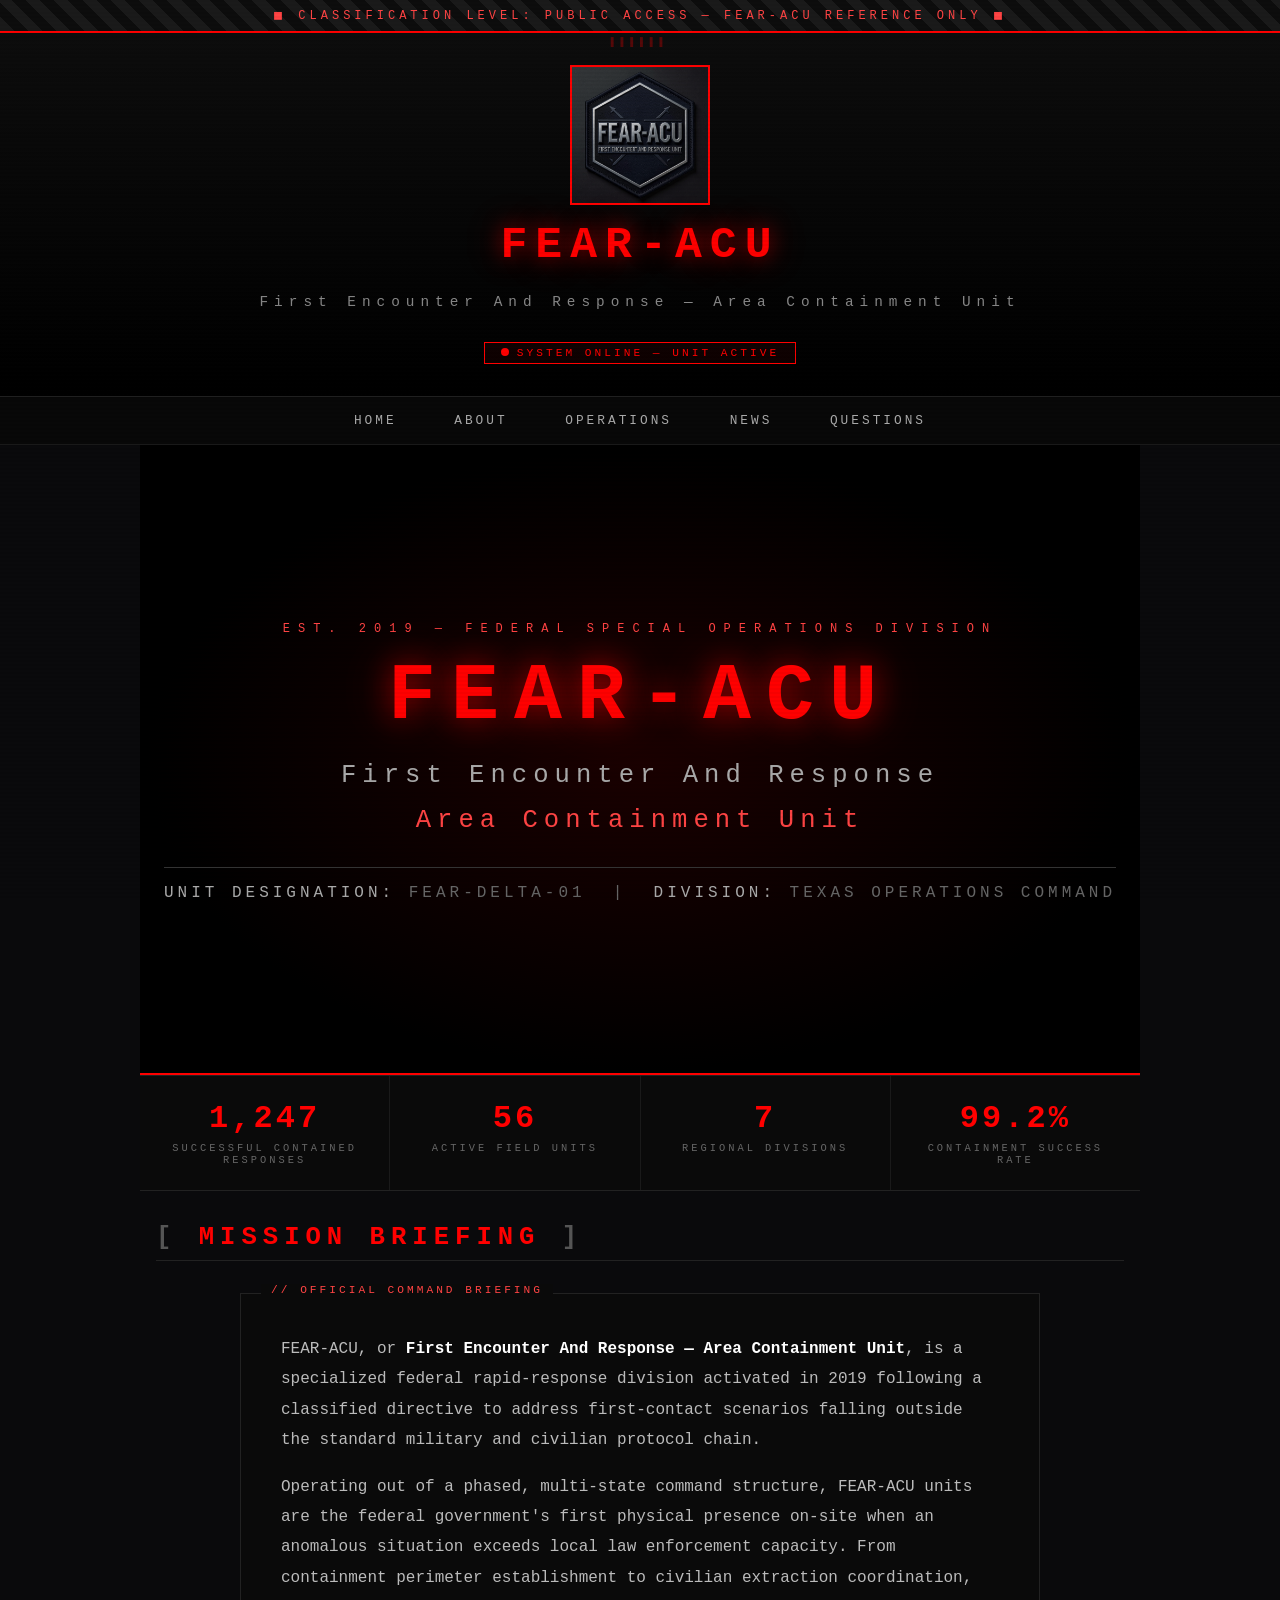
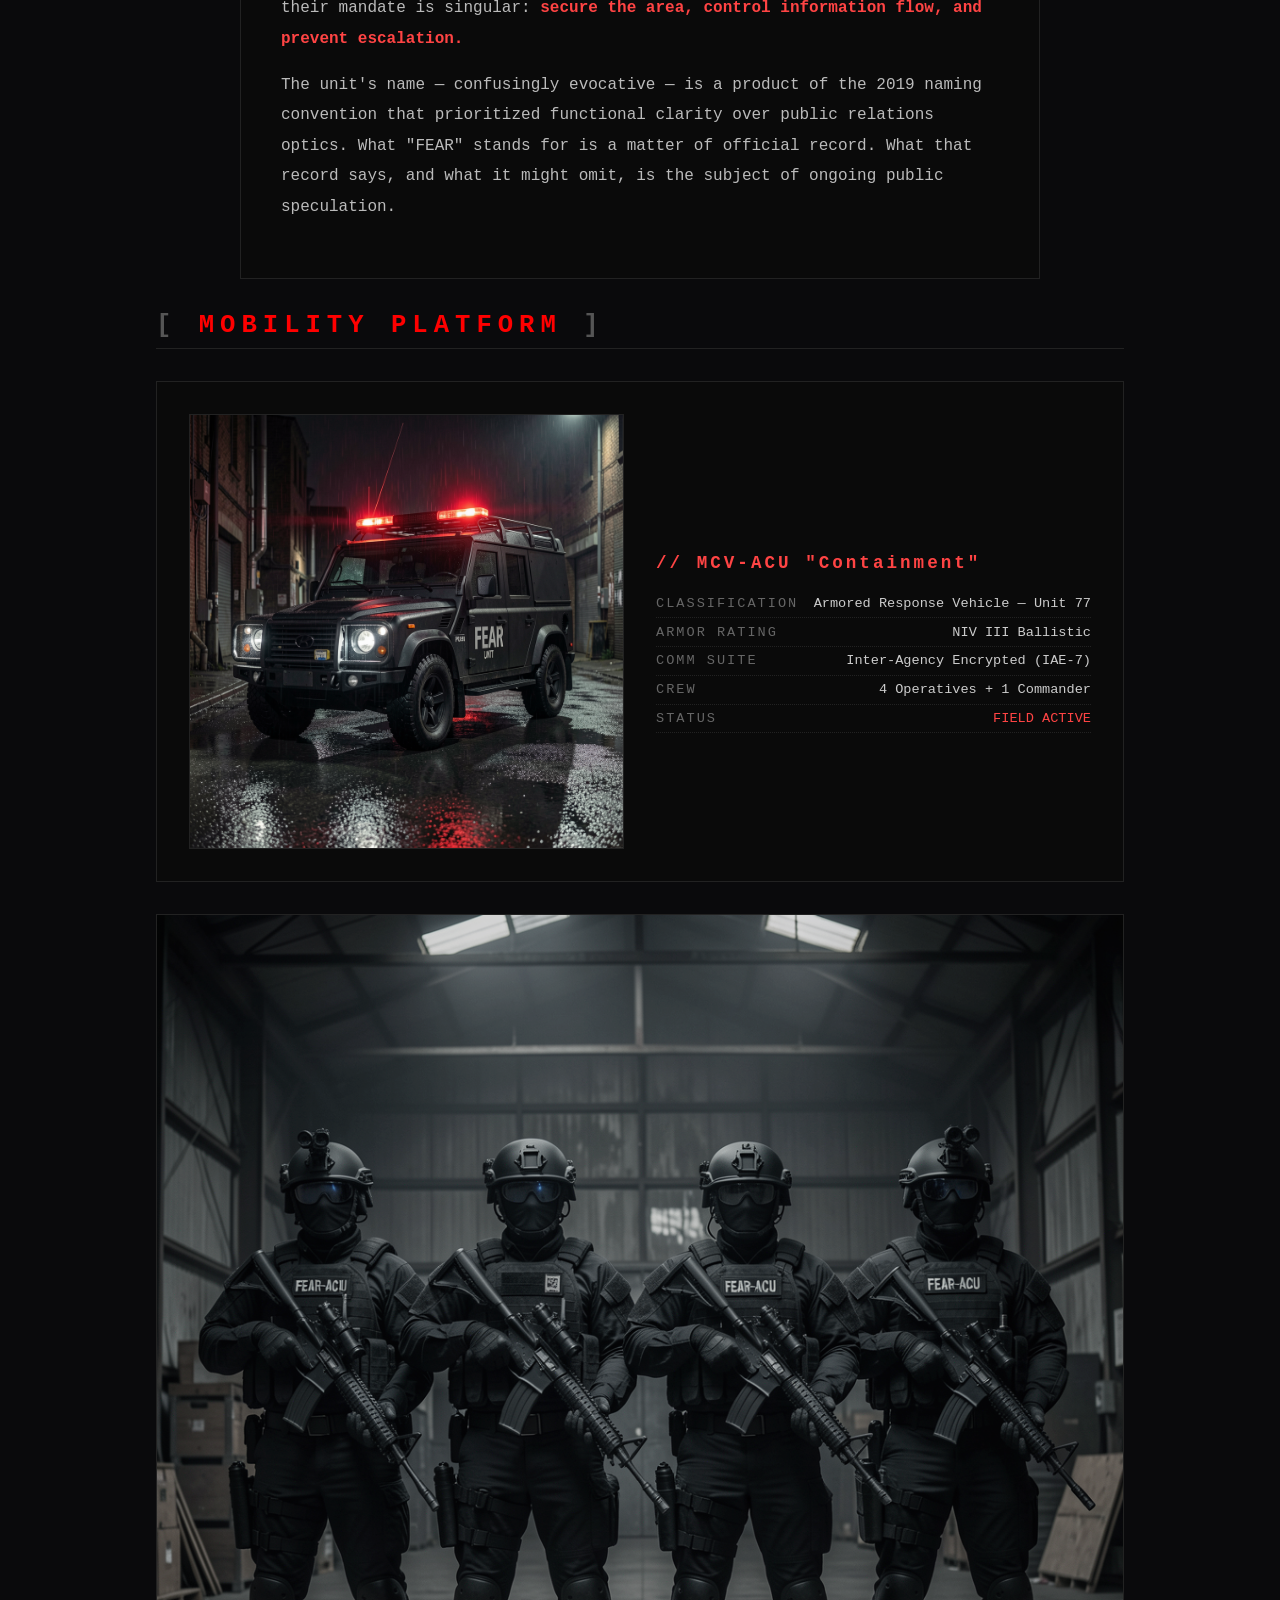
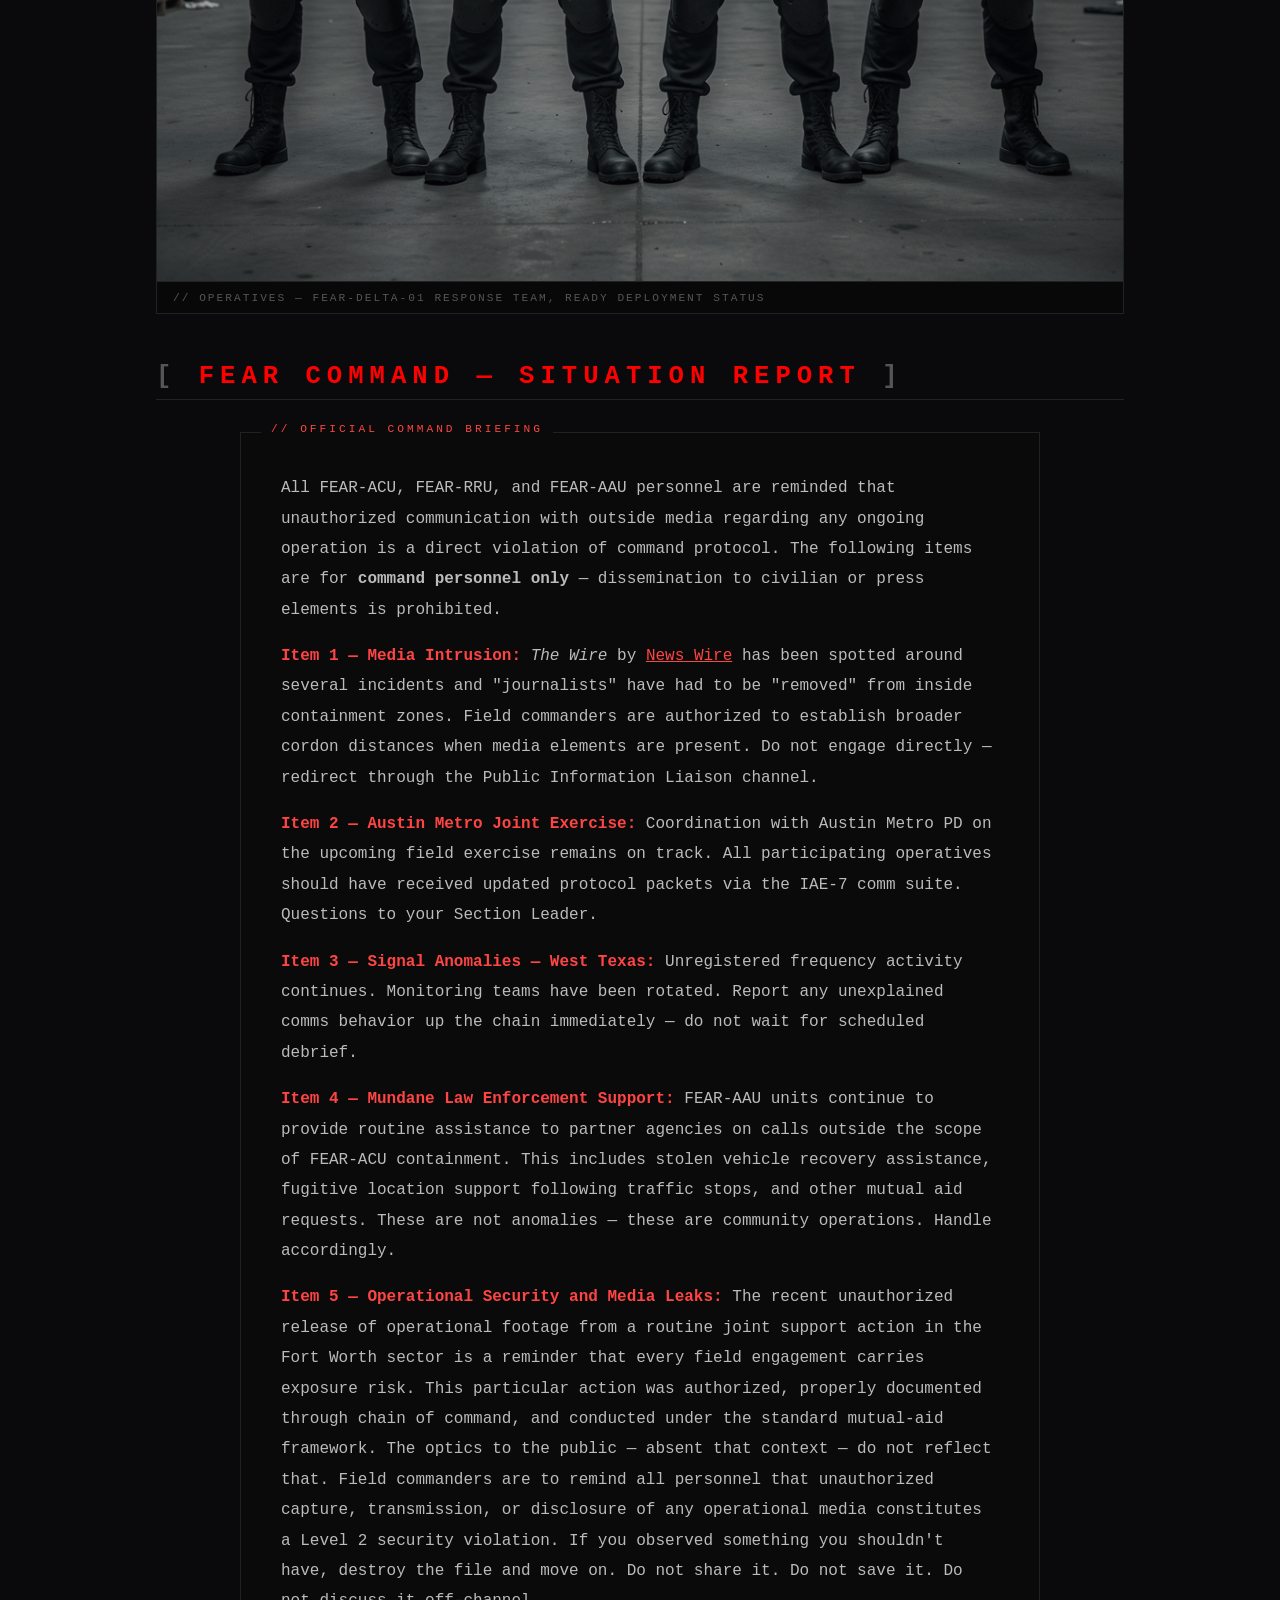
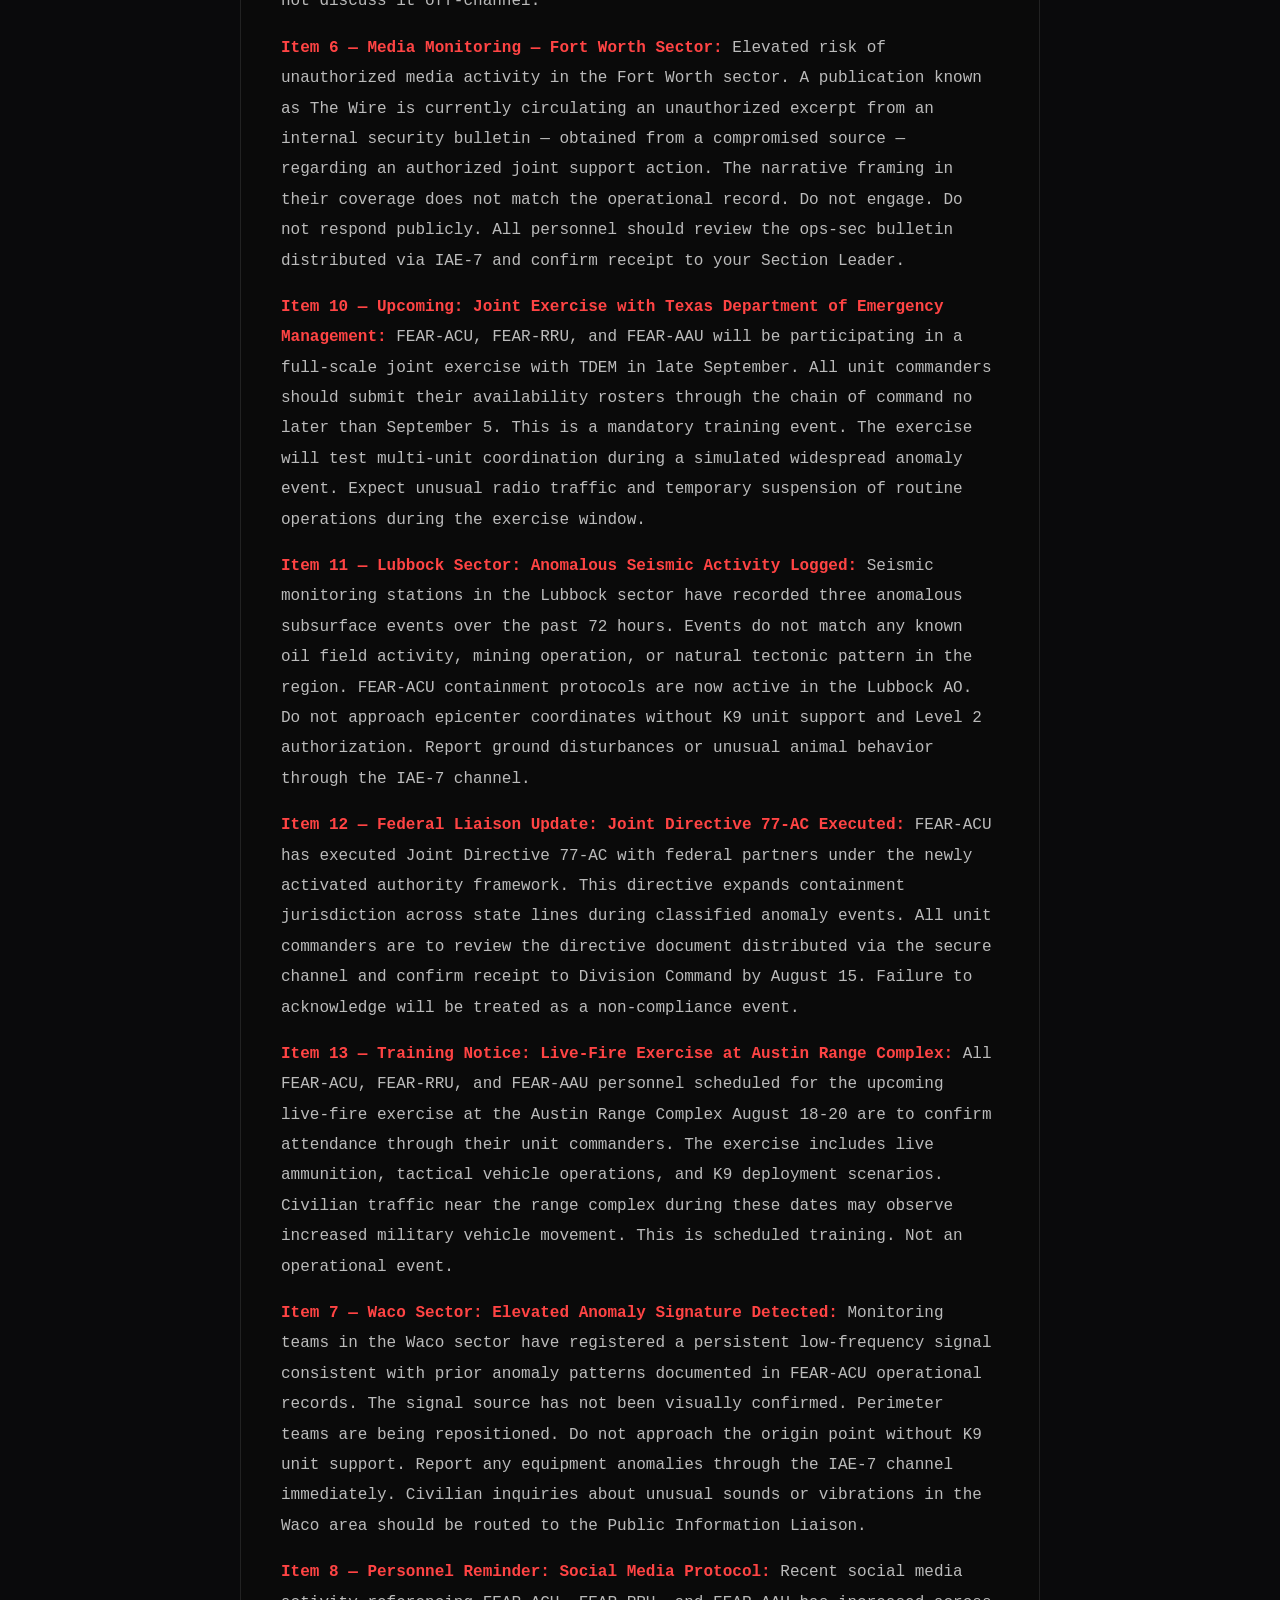
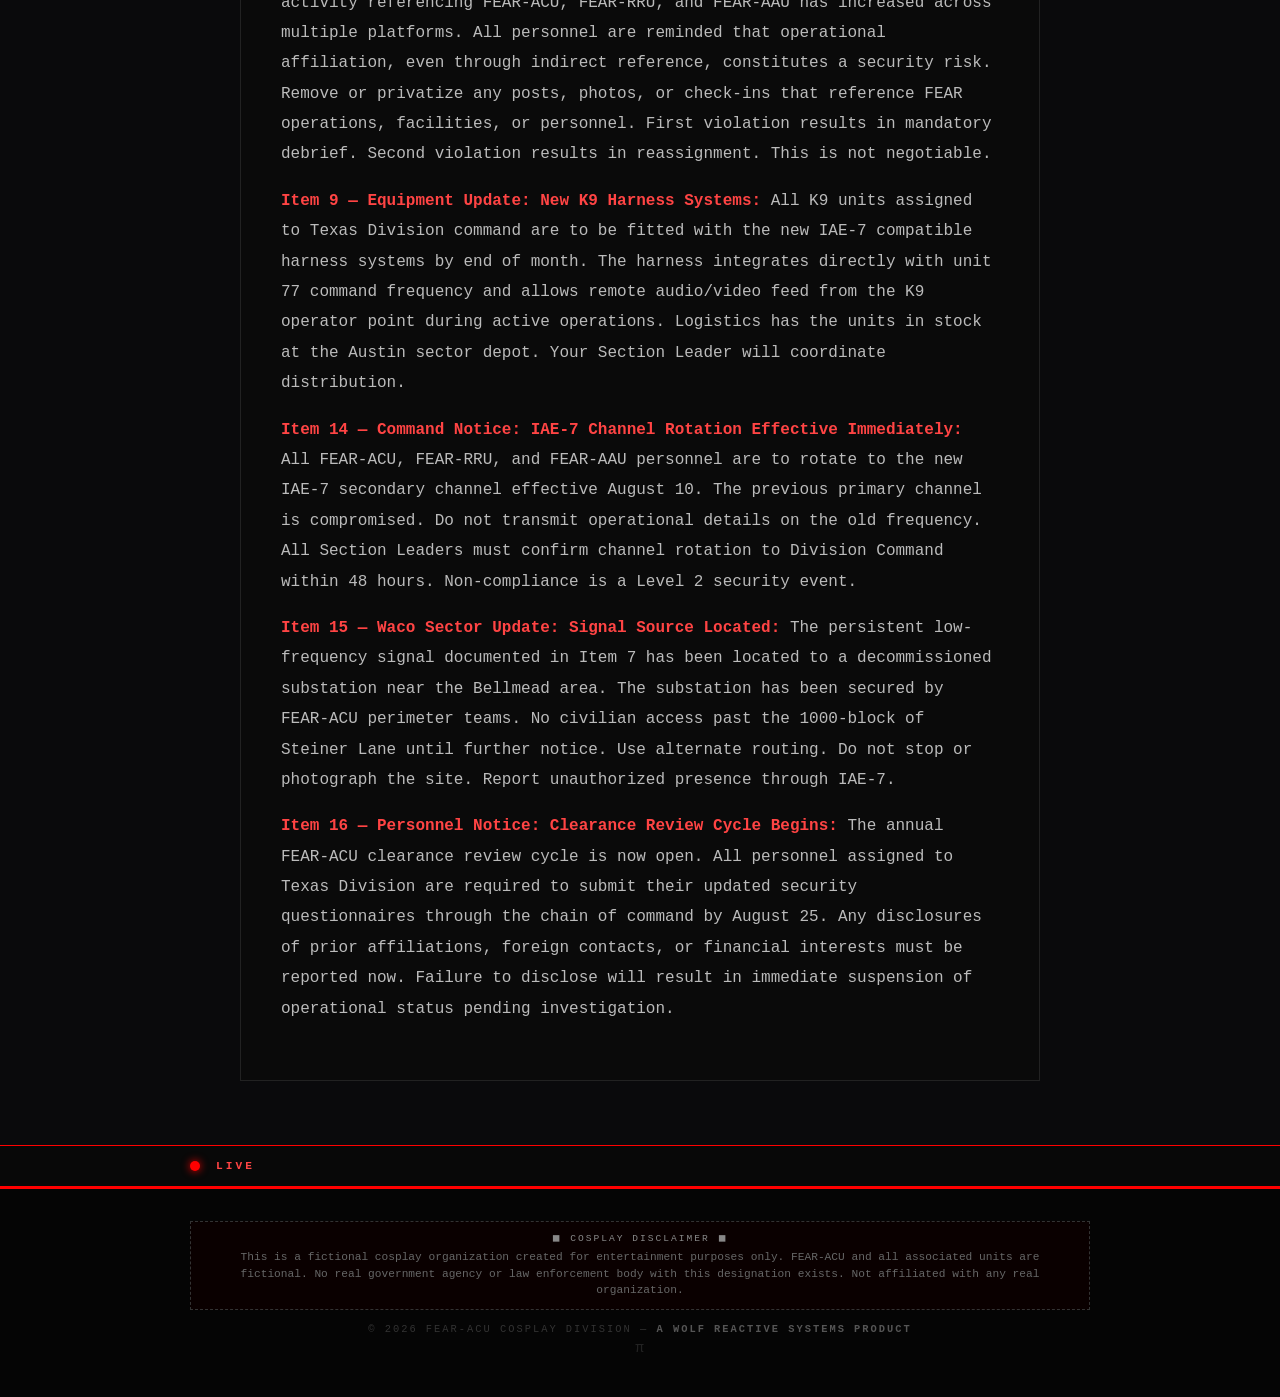
<file: index.html>
<!DOCTYPE html>
<html lang="en">
<head>
    <meta charset="UTF-8">
    <meta name="viewport" content="width=device-width, initial-scale=1.0">
    <title>FEAR-ACU | First Encounter And Response - Area Containment Unit</title>
    <link rel="stylesheet" href="style.css">
</head>
<body>

    <div class="classified-bar">◼ CLASSIFICATION LEVEL: PUBLIC ACCESS — FEAR-ACU REFERENCE ONLY ◼</div>

    <header>
        <div class="logo">
            <img src="images/patch.png" alt="FEAR-ACU Patch" class="logo-img">
            <div class="logo-text">FEAR-ACU</div>
            <div class="logo-subtitle">First Encounter And Response — Area Containment Unit</div>
            <div class="status-badge">
                <span class="status-dot"></span>SYSTEM ONLINE — UNIT ACTIVE
            </div>
        </div>
    </header>

        <nav>
        <ul>
            <li><a href="index.html">Home</a></li>
            <li><a href="about.html">About</a></li>
            <li><a href="operations.html">Operations</a></li>
            <li><a href="https://fearacu-news-wire.netlify.app/">News</a></li>
            <li><a href="questions.html">Questions</a></li>
        </ul>
    </nav>

    <section id="home">

        <!-- HERO -->
        <div class="hero">
            <div class="hero-line">Est. 2019 — Federal Special Operations Division</div>
            <div class="hero-title">FEAR-ACU</div>
            <div class="hero-sub">First Encounter And Response</div>
            <div class="hero-sub" style="color:#ff4444;">Area Containment Unit</div>
            <div class="hero-unit-type">
                <span>UNIT DESIGNATION:</span> FEAR-DELTA-01 &nbsp;|&nbsp;
                <span>DIVISION:</span> TEXAS OPERATIONS COMMAND
            </div>
        </div>

        <!-- STATS -->
        <div class="stat-strip">
            <div class="stat-box">
                <div class="stat-num">1,247</div>
                <div class="stat-label">Successful Contained Responses</div>
            </div>
            <div class="stat-box">
                <div class="stat-num">56</div>
                <div class="stat-label">Active Field Units</div>
            </div>
            <div class="stat-box">
                <div class="stat-num">7</div>
                <div class="stat-label">Regional Divisions</div>
            </div>
            <div class="stat-box">
                <div class="stat-num">99.2%</div>
                <div class="stat-label">Containment Success Rate</div>
            </div>
        </div>

        <!-- MISSION BRIEFING -->
        <div style="padding: 2rem 1rem; max-width: 1000px; margin: 0 auto;">
            <h2>Mission Briefing</h2>
            <div class="mission-block">
                <p>
                    FEAR-ACU, or <strong style="color:#fff;">First Encounter And Response — Area Containment Unit</strong>,
                    is a specialized federal rapid-response division activated in 2019 following a classified directive
                    to address first-contact scenarios falling outside the standard military and civilian protocol chain.
                </p>
                <p>
                    Operating out of a phased, multi-state command structure, FEAR-ACU units are the federal government's
                    first physical presence on-site when an anomalous situation exceeds local law enforcement capacity.
                    From containment perimeter establishment to civilian extraction coordination, their mandate is
                    singular: <strong style="color:#ff4444;">secure the area, control information flow, and prevent escalation.</strong>
                </p>
                <p>
                    The unit's name — confusingly evocative — is a product of the 2019 naming convention that prioritized
                    functional clarity over public relations optics. What "FEAR" stands for is a matter of official record.
                    What that record says, and what it might omit, is the subject of ongoing public speculation.
                </p>
            </div>

            <!-- VEHICLE SHOWCASE -->
            <h2>Mobility Platform</h2>
            <div class="vehicle-showcase">
                <img src="images/vehicle.png" alt="FEAR-ACU Mobile Command Vehicle" class="vehicle-img">
                <div class="vehicle-specs">
                    <h3>// MCV-ACU "Containment"</h3>
                    <div class="spec-row"><span class="spec-key">Classification</span><span class="spec-val">Armored Response Vehicle — Unit 77</span></div>
                    <div class="spec-row"><span class="spec-key">Armor Rating</span><span class="spec-val">NIV III Ballistic</span></div>
                    <div class="spec-row"><span class="spec-key">Comm Suite</span><span class="spec-val">Inter-Agency Encrypted (IAE-7)</span></div>
                    <div class="spec-row"><span class="spec-key">Crew</span><span class="spec-val">4 Operatives + 1 Commander</span></div>
                    <div class="spec-row"><span class="spec-key">Status</span><span class="spec-val" style="color:#ff4444;">FIELD ACTIVE</span></div>
                </div>
            </div>

            <!-- UNIT IMAGERY -->
            <div class="img-block">
                <img src="images/team.png" alt="FEAR-ACU Operatives in Formation">
                <div class="img-caption">// OPERATIVES — FEAR-DELTA-01 RESPONSE TEAM, READY DEPLOYMENT STATUS</div>
            </div>

            <!-- FEAR COMMAND UPDATE -->
            <h2 style="margin-top:3rem;">FEAR Command — Situation Report</h2>
            <div class="mission-block">
                <p>
                    All FEAR-ACU, FEAR-RRU, and FEAR-AAU personnel are reminded that unauthorized communication with outside media regarding any ongoing operation is a direct violation of command protocol. The following items are for <strong>command personnel only</strong> — dissemination to civilian or press elements is prohibited.

                <p>
                    <strong style="color:#ff4444;">Item 1 — Media Intrusion:</strong> <em>The Wire</em> by <a href="https://fearacu-news-wire.netlify.app/" style="color:#ff4444;text-decoration:underline;">News Wire</a> has been spotted around several incidents and "journalists" have had to be "removed" from inside containment zones. Field commanders are authorized to establish broader cordon distances when media elements are present. Do not engage directly — redirect through the Public Information Liaison channel.
                </p>
                <p>
                    <strong style="color:#ff4444;">Item 2 — Austin Metro Joint Exercise:</strong> Coordination with Austin Metro PD on the upcoming field exercise remains on track. All participating operatives should have received updated protocol packets via the IAE-7 comm suite. Questions to your Section Leader.
                </p>
                <p>
                    <strong style="color:#ff4444;">Item 3 — Signal Anomalies — West Texas:</strong> Unregistered frequency activity continues. Monitoring teams have been rotated. Report any unexplained comms behavior up the chain immediately — do not wait for scheduled debrief.
                </p>
                <p>
                    <strong style="color:#ff4444;">Item 4 — Mundane Law Enforcement Support:</strong> FEAR-AAU units continue to provide routine assistance to partner agencies on calls outside the scope of FEAR-ACU containment. This includes stolen vehicle recovery assistance, fugitive location support following traffic stops, and other mutual aid requests. These are not anomalies — these are community operations. Handle accordingly.
                </p>
                <p>
                    <strong style="color:#ff4444;">Item 5 — Operational Security and Media Leaks:</strong> The recent unauthorized release of operational footage from a routine joint support action in the Fort Worth sector is a reminder that every field engagement carries exposure risk. This particular action was authorized, properly documented through chain of command, and conducted under the standard mutual-aid framework. The optics to the public — absent that context — do not reflect that. Field commanders are to remind all personnel that unauthorized capture, transmission, or disclosure of any operational media constitutes a Level 2 security violation. If you observed something you shouldn't have, destroy the file and move on. Do not share it. Do not save it. Do not discuss it off-channel.
                </p>
                <p>
                    <strong style="color:#ff4444;">Item 6 — Media Monitoring — Fort Worth Sector:</strong> Elevated risk of unauthorized media activity in the Fort Worth sector. A publication known as The Wire is currently circulating an unauthorized excerpt from an internal security bulletin — obtained from a compromised source — regarding an authorized joint support action. The narrative framing in their coverage does not match the operational record. Do not engage. Do not respond publicly. All personnel should review the ops-sec bulletin distributed via IAE-7 and confirm receipt to your Section Leader.
                </p>
            
<p>
    <strong style="color:#ff4444;">Item 10 — Upcoming: Joint Exercise with Texas Department of Emergency Management:</strong>
    FEAR-ACU, FEAR-RRU, and FEAR-AAU will be participating in a full-scale joint exercise with TDEM in late September. All unit commanders should submit their availability rosters through the chain of command no later than September 5. This is a mandatory training event. The exercise will test multi-unit coordination during a simulated widespread anomaly event. Expect unusual radio traffic and temporary suspension of routine operations during the exercise window.
</p>

<p>
    <strong style="color:#ff4444;">Item 11 — Lubbock Sector: Anomalous Seismic Activity Logged:</strong>
    Seismic monitoring stations in the Lubbock sector have recorded three anomalous subsurface events over the past 72 hours. Events do not match any known oil field activity, mining operation, or natural tectonic pattern in the region. FEAR-ACU containment protocols are now active in the Lubbock AO. Do not approach epicenter coordinates without K9 unit support and Level 2 authorization. Report ground disturbances or unusual animal behavior through the IAE-7 channel.
</p>

<p>
    <strong style="color:#ff4444;">Item 12 — Federal Liaison Update: Joint Directive 77-AC Executed:</strong>
    FEAR-ACU has executed Joint Directive 77-AC with federal partners under the newly activated authority framework. This directive expands containment jurisdiction across state lines during classified anomaly events. All unit commanders are to review the directive document distributed via the secure channel and confirm receipt to Division Command by August 15. Failure to acknowledge will be treated as a non-compliance event.
</p>

<p>
    <strong style="color:#ff4444;">Item 13 — Training Notice: Live-Fire Exercise at Austin Range Complex:</strong>
    All FEAR-ACU, FEAR-RRU, and FEAR-AAU personnel scheduled for the upcoming live-fire exercise at the Austin Range Complex August 18-20 are to confirm attendance through their unit commanders. The exercise includes live ammunition, tactical vehicle operations, and K9 deployment scenarios. Civilian traffic near the range complex during these dates may observe increased military vehicle movement. This is scheduled training. Not an operational event.
</p>

<p>
    <strong style="color:#ff4444;">Item 7 — Waco Sector: Elevated Anomaly Signature Detected:</strong>
    Monitoring teams in the Waco sector have registered a persistent low-frequency signal consistent with prior anomaly patterns documented in FEAR-ACU operational records. The signal source has not been visually confirmed. Perimeter teams are being repositioned. Do not approach the origin point without K9 unit support. Report any equipment anomalies through the IAE-7 channel immediately. Civilian inquiries about unusual sounds or vibrations in the Waco area should be routed to the Public Information Liaison.
</p>

<p>
    <strong style="color:#ff4444;">Item 8 — Personnel Reminder: Social Media Protocol:</strong>
    Recent social media activity referencing FEAR-ACU, FEAR-RRU, and FEAR-AAU has increased across multiple platforms. All personnel are reminded that operational affiliation, even through indirect reference, constitutes a security risk. Remove or privatize any posts, photos, or check-ins that reference FEAR operations, facilities, or personnel. First violation results in mandatory debrief. Second violation results in reassignment. This is not negotiable.
</p>

<p>
    <strong style="color:#ff4444;">Item 9 — Equipment Update: New K9 Harness Systems:</strong>
    All K9 units assigned to Texas Division command are to be fitted with the new IAE-7 compatible harness systems by end of month. The harness integrates directly with unit 77 command frequency and allows remote audio/video feed from the K9 operator point during active operations. Logistics has the units in stock at the Austin sector depot. Your Section Leader will coordinate distribution.
</p>

<p>
    <strong style="color:#ff4444;">Item 14 — Command Notice: IAE-7 Channel Rotation Effective Immediately:</strong> All FEAR-ACU, FEAR-RRU, and FEAR-AAU personnel are to rotate to the new IAE-7 secondary channel effective August 10. The previous primary channel is compromised. Do not transmit operational details on the old frequency. All Section Leaders must confirm channel rotation to Division Command within 48 hours. Non-compliance is a Level 2 security event.
</p>

<p>
    <strong style="color:#ff4444;">Item 15 — Waco Sector Update: Signal Source Located:</strong> The persistent low-frequency signal documented in Item 7 has been located to a decommissioned substation near the Bellmead area. The substation has been secured by FEAR-ACU perimeter teams. No civilian access past the 1000-block of Steiner Lane until further notice. Use alternate routing. Do not stop or photograph the site. Report unauthorized presence through IAE-7.
</p>

<p>
    <strong style="color:#ff4444;">Item 16 — Personnel Notice: Clearance Review Cycle Begins:</strong> The annual FEAR-ACU clearance review cycle is now open. All personnel assigned to Texas Division are required to submit their updated security questionnaires through the chain of command by August 25. Any disclosures of prior affiliations, foreign contacts, or financial interests must be reported now. Failure to disclose will result in immediate suspension of operational status pending investigation.
</p>

            </div>

        </div>
    </section>

    <!-- BREAKING TICKER -->
    <div class="ticker-bar" style="background:#080808;border-top:1px solid #ff0000;border-bottom:1px solid #ff0000;padding:0.7rem 1rem;overflow:hidden;">
      <div style="max-width:900px;margin:0 auto;display:flex;align-items:center;gap:1rem;">
        <span id="ticker-dot" style="width:10px;height:10px;background:#ff0000;border-radius:50%;flex-shrink:0;box-shadow:0 0 8px #ff0000;transition:background 0.4s;"></span>
        <span style="color:#ff4444;font-size:0.7rem;letter-spacing:3px;text-transform:uppercase;flex-shrink:0;font-weight:bold;">LIVE</span>
        <div style="flex:1;overflow:hidden;">
          <span id="breaking-text" style="color:#ccc;font-size:0.85rem;letter-spacing:0.5px;transition:opacity 0.4s;display:inline-block;width:100%;"></span>
        </div>
        <span style="color:#444;font-size:0.65rem;letter-spacing:2px;flex-shrink:0;" id="ticker-clock"></span>
      </div>
    </div>
    <footer>
        <div class="disclaimer">
            <div class="disclaimer-label">◼ Cosplay Disclaimer ◼</div>
            <p>This is a fictional cosplay organization created for entertainment purposes only. FEAR-ACU and all associated units are fictional. No real government agency or law enforcement body with this designation exists. Not affiliated with any real organization.</p>
        </div>
        <div class="corp-info">© 2026 FEAR-ACU COSPLAY DIVISION — <b>A WOLF REACTIVE SYSTEMS PRODUCT</b></div>
<div style="text-align:center;padding:0.3rem 0 0.5rem;">
        <a href="redacted-document.html" title="3.[base64]..."
           style="color:#222;text-decoration:none;font-size:0.9rem;letter-spacing:1px;transition:color 0.3s;"
           onmouseover="this.style.color='#ff4444'"
           onmouseout="this.style.color='#111'">π</a>
    </div></footer>

    <script>
        // Scanline effect
        const s = document.createElement('style');
        s.innerHTML = `
            body::after {
                content: '';
                position: fixed;
                top: 0; left: 0; right: 0; bottom: 0;
                background: repeating-linear-gradient(0deg, transparent, transparent 2px, rgba(0,0,0,0.03) 2px, rgba(0,0,0,0.03) 4px);
                pointer-events: none;
                z-index: 9999;
            }
        `;
        document.head.appendChild(s);

        // Random glitch on hero
        setInterval(() => {
            const hero = document.querySelector('.hero-title');
            if (Math.random() > 0.92) {
                hero.style.transform = 'skewX(' + (Math.random()*4-2) + 'deg)';
                hero.style.opacity = '0.8';
                setTimeout(() => { hero.style.transform=''; hero.style.opacity='1'; }, 80);
            }
        }, 200);
    </script>
</body>
</html>
</file>
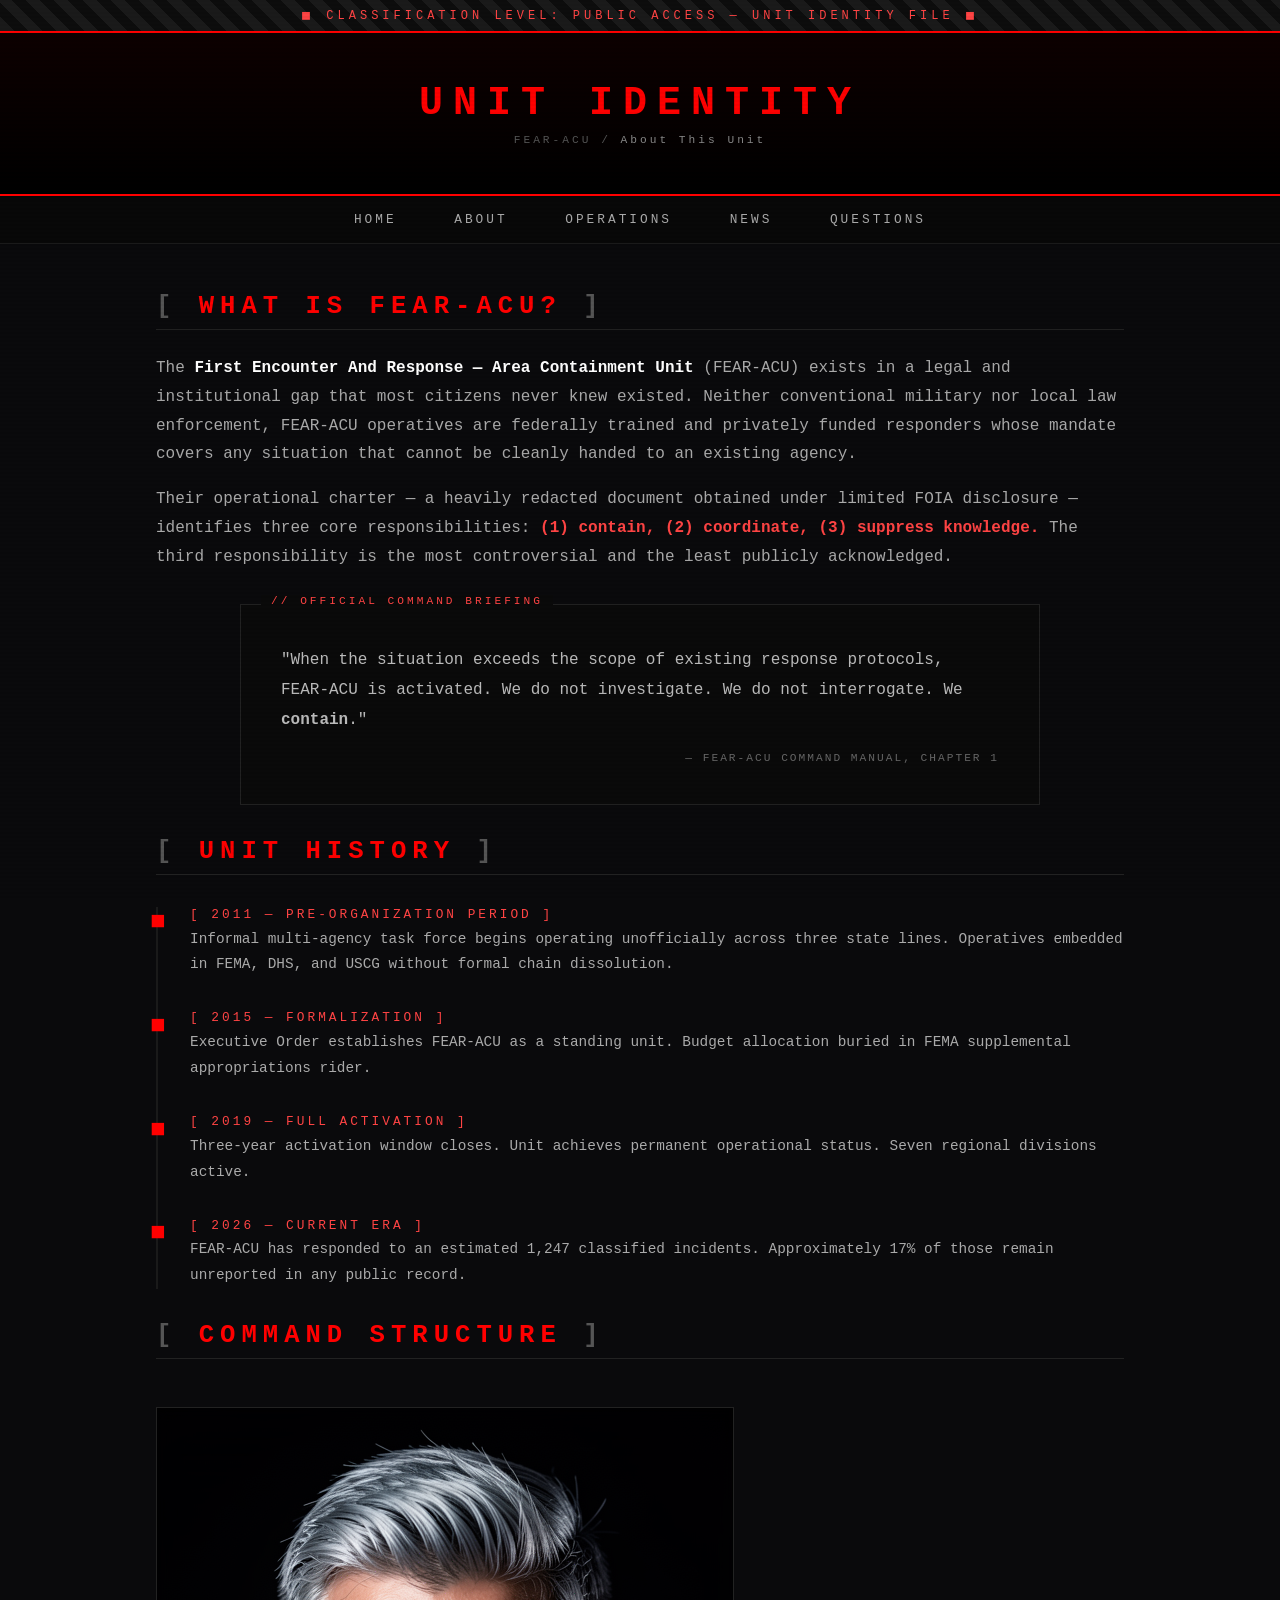
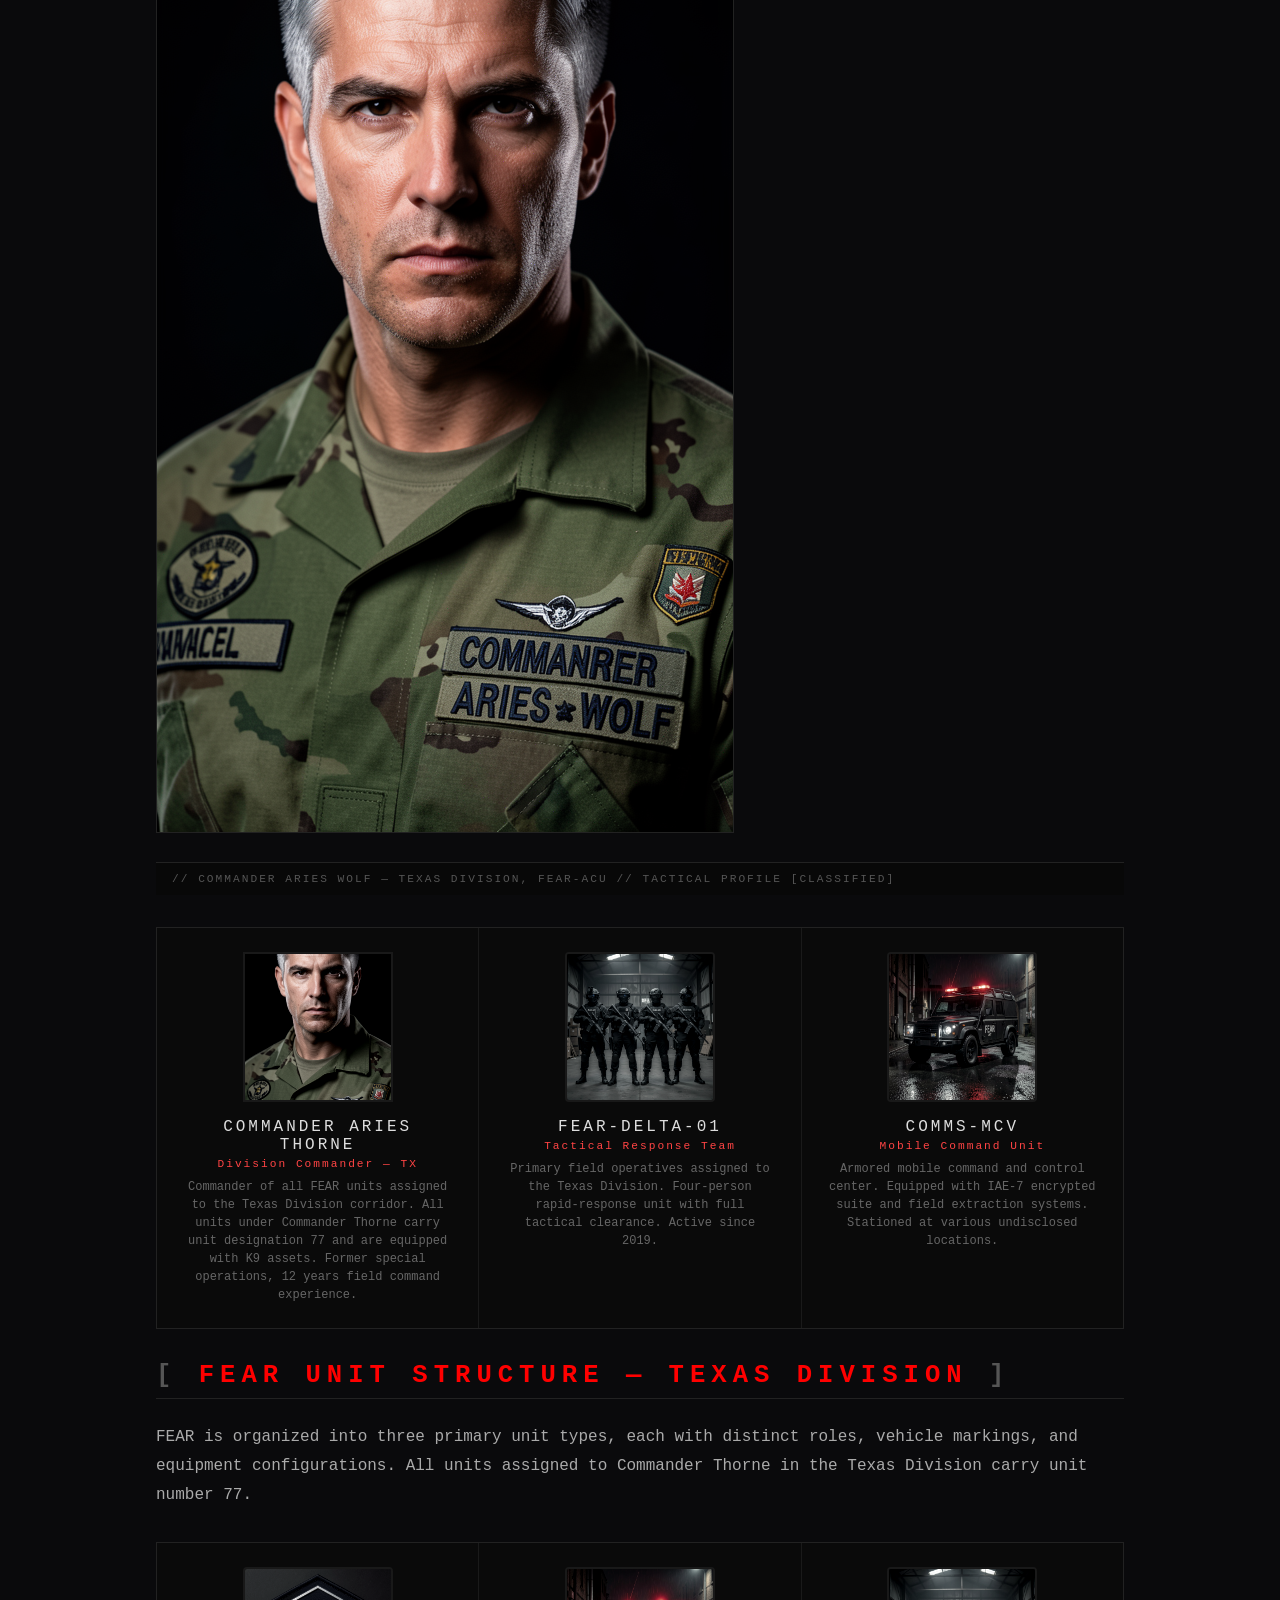
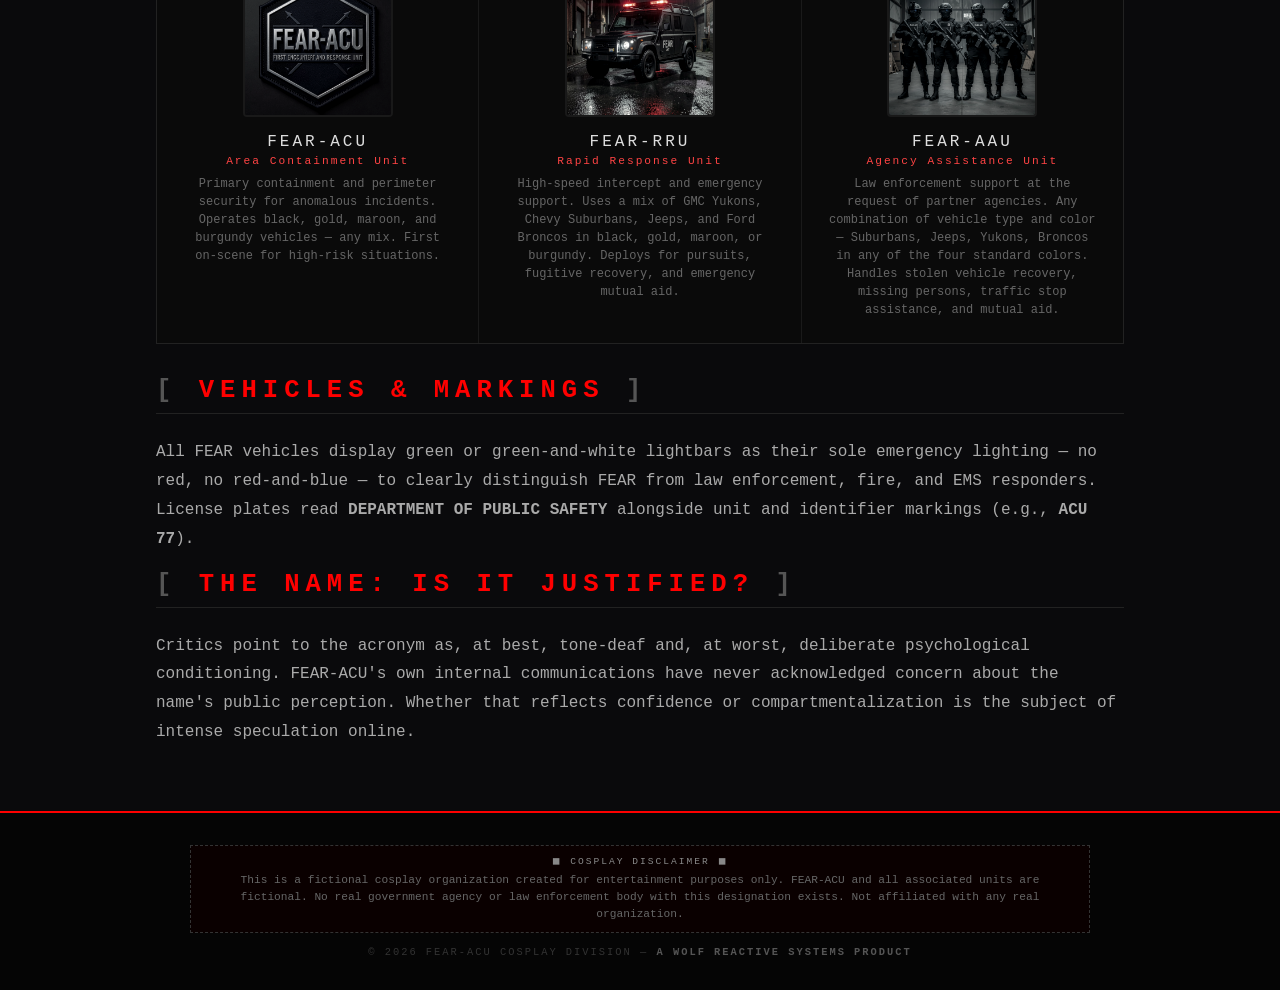
<file: about.html>
<!DOCTYPE html>
<html lang="en">
<head>
    <meta charset="UTF-8">
    <meta name="viewport" content="width=device-width, initial-scale=1.0">
    <title>About FEAR-ACU | Unit Identity and Purpose</title>
    <link rel="stylesheet" href="style.css">
    <style>
        /* page-specific overrides */
        .about-hero {
            background: linear-gradient(180deg, #0d0000 0%, #000 100%);
            border-bottom: 2px solid #ff0000;
            padding: 3rem 1rem;
            text-align: center;
        }
        .about-hero h1 {
            font-size: 2.5rem;
            color: #ff0000;
            letter-spacing: 10px;
            text-transform: uppercase;
        }
        .about-hero .breadcrumb {
            font-size: 0.7rem;
            color: #555;
            letter-spacing: 3px;
            margin-top: 0.5rem;
        }
        .about-hero .breadcrumb span { color: #888; }

        .timeline {
            border-left: 2px solid #1a1a1a;
            padding-left: 2rem;
            margin: 2rem 0;
        }
        .timeline-item {
            margin-bottom: 2rem;
            position: relative;
        }
        .timeline-item::before {
            content: '◼';
            position: absolute;
            left: -2.5rem;
            top: 0.1rem;
            color: #ff0000;
            font-size: 1.2rem;
        }
        .tl-year {
            color: #ff4444;
            font-size: 0.8rem;
            letter-spacing: 3px;
            margin-bottom: 0.3rem;
        }
        .tl-text {
            color: #aaa;
            line-height: 1.8;
            font-size: 0.9rem;
        }
    </style>
</head>
<body>
    <div class="classified-bar">◼ CLASSIFICATION LEVEL: PUBLIC ACCESS — UNIT IDENTITY FILE ◼</div>

    <div class="about-hero">
        <h1>Unit Identity</h1>
        <div class="breadcrumb">FEAR-ACU / <span>About This Unit</span></div>
    </div>

        <nav>
        <ul>
            <li><a href="index.html">Home</a></li>
            <li><a href="about.html">About</a></li>
            <li><a href="operations.html">Operations</a></li>
            <li><a href="https://fearacu-news-wire.netlify.app/">News</a></li>
            <li><a href="questions.html">Questions</a></li>
        </ul>
    </nav>

    <section>
        <h2>What Is FEAR-ACU?</h2>

        <p>
            The <strong style="color:#fff;">First Encounter And Response — Area Containment Unit</strong> (FEAR-ACU) exists
            in a legal and institutional gap that most citizens never knew existed. Neither conventional military nor local
            law enforcement, FEAR-ACU operatives are federally trained and privately funded responders whose mandate covers
            any situation that cannot be cleanly handed to an existing agency.
        </p>
        <p>
            Their operational charter — a heavily redacted document obtained under limited FOIA disclosure — identifies
            three core responsibilities: <strong style="color:#ff4444;">(1) contain, (2) coordinate, (3) suppress knowledge.</strong>
            The third responsibility is the most controversial and the least publicly acknowledged.
        </p>

        <div class="mission-block">
            <p>"When the situation exceeds the scope of existing response protocols, FEAR-ACU is activated. We do not investigate. We do not interrogate. We <strong>contain</strong>."</p>
            <div style="text-align:right; color:#666; font-size:0.7rem; letter-spacing:2px; margin-top:0.5rem;">— FEAR-ACU COMMAND MANUAL, CHAPTER 1</div>
        </div>

        <h2>Unit History</h2>
        <div class="timeline">
            <div class="timeline-item">
                <div class="tl-year">[ 2011 — PRE-ORGANIZATION PERIOD ]</div>
                <div class="tl-text">Informal multi-agency task force begins operating unofficially across three state lines. Operatives embedded in FEMA, DHS, and USCG without formal chain dissolution.</div>
            </div>
            <div class="timeline-item">
                <div class="tl-year">[ 2015 — FORMALIZATION ]</div>
                <div class="tl-text">Executive Order establishes FEAR-ACU as a standing unit. Budget allocation buried in FEMA supplemental appropriations rider.</div>
            </div>
            <div class="timeline-item">
                <div class="tl-year">[ 2019 — FULL ACTIVATION ]</div>
                <div class="tl-text">Three-year activation window closes. Unit achieves permanent operational status. Seven regional divisions active.</div>
            </div>
            <div class="timeline-item">
                <div class="tl-year">[ 2026 — CURRENT ERA ]</div>
                <div class="tl-text">FEAR-ACU has responded to an estimated 1,247 classified incidents. Approximately 17% of those remain unreported in any public record.</div>
            </div>
        </div>

        <h2>Command Structure</h2>
        <img src="images/commander-aries.png" alt="Commander Aries Thorne" class="img-block">
        <div class="img-caption">// COMMANDER ARIES WOLF — TEXAS DIVISION, FEAR-ACU // TACTICAL PROFILE [CLASSIFIED]</div>

        <div class="team-grid">
            <div class="team-card">
                <img src="images/commander-aries.png" alt="Commander Wolf">
                <div class="team-name">Commander Aries Thorne</div>
                <div class="team-rank">Division Commander — TX</div>
                <div class="team-role">Commander of all FEAR units assigned to the Texas Division corridor. All units under Commander Thorne carry unit designation 77 and are equipped with K9 assets. Former special operations, 12 years field command experience.</div>
            </div>
            <div class="team-card">
                <img src="images/team.png" alt="Delta Team" style="border-radius:4px;">
                <div class="team-name">FEAR-DELTA-01</div>
                <div class="team-rank">Tactical Response Team</div>
                <div class="team-role">Primary field operatives assigned to the Texas Division. Four-person rapid-response unit with full tactical clearance. Active since 2019.</div>
            </div>
            <div class="team-card">
                <img src="images/vehicle.png" alt="Mobile Command" style="border-radius:4px;">
                <div class="team-name">COMMS-MCV</div>
                <div class="team-rank">Mobile Command Unit</div>
                <div class="team-role">Armored mobile command and control center. Equipped with IAE-7 encrypted suite and field extraction systems. Stationed at various undisclosed locations.</div>
            </div>
        </div>

        <h2>FEAR Unit Structure — Texas Division</h2>
<p>FEAR is organized into three primary unit types, each with distinct roles, vehicle markings, and equipment configurations. All units assigned to Commander Thorne in the Texas Division carry unit number 77.</p>
<div class="team-grid">
    <div class="team-card"><img src="images/patch.png" alt="FEAR-ACU" style="border-radius:4px;"><div class="team-name">FEAR-ACU</div><div class="team-rank">Area Containment Unit</div><div class="team-role">Primary containment and perimeter security for anomalous incidents. Operates black, gold, maroon, and burgundy vehicles — any mix. First on-scene for high-risk situations.</div></div>
    <div class="team-card"><img src="images/vehicle.png" alt="FEAR-RRU" style="border-radius:4px;"><div class="team-name">FEAR-RRU</div><div class="team-rank">Rapid Response Unit</div><div class="team-role">High-speed intercept and emergency support. Uses a mix of GMC Yukons, Chevy Suburbans, Jeeps, and Ford Broncos in black, gold, maroon, or burgundy. Deploys for pursuits, fugitive recovery, and emergency mutual aid.</div></div>
    <div class="team-card"><img src="images/team.png" alt="FEAR-AAU" style="border-radius:4px;"><div class="team-name">FEAR-AAU</div><div class="team-rank">Agency Assistance Unit</div><div class="team-role">Law enforcement support at the request of partner agencies. Any combination of vehicle type and color — Suburbans, Jeeps, Yukons, Broncos in any of the four standard colors. Handles stolen vehicle recovery, missing persons, traffic stop assistance, and mutual aid.</div></div>
</div>
<h2>Vehicles & Markings</h2>
<p>All FEAR vehicles display green or green-and-white lightbars as their sole emergency lighting — no red, no red-and-blue — to clearly distinguish FEAR from law enforcement, fire, and EMS responders. License plates read <strong>DEPARTMENT OF PUBLIC SAFETY</strong> alongside unit and identifier markings (e.g., <strong>ACU 77</strong>).</p>
<h2>The Name: Is It Justified?</h2>
        <p>
            Critics point to the acronym as, at best, tone-deaf and, at worst, deliberate psychological conditioning.
            FEAR-ACU's own internal communications have never acknowledged concern about the name's public perception.
            Whether that reflects confidence or compartmentalization is the subject of intense speculation online.
        </p>

    </section>

    <footer>
        <div class="disclaimer">
            <div class="disclaimer-label">◼ Cosplay Disclaimer ◼</div>
            <p>This is a fictional cosplay organization created for entertainment purposes only. FEAR-ACU and all associated units are fictional. No real government agency or law enforcement body with this designation exists. Not affiliated with any real organization.</p>
        </div>
        <div class="corp-info">© 2026 FEAR-ACU COSPLAY DIVISION — <b>A WOLF REACTIVE SYSTEMS PRODUCT</b></div>
    </footer>

    <script>
        document.head.insertAdjacentHTML('beforeend', `
            <style>
                body::after{content:'';position:fixed;top:0;left:0;right:0;bottom:0;
                background:repeating-linear-gradient(0deg,transparent,transparent 2px,rgba(0,0,0,0.03) 2px,rgba(0,0,0,0.03) 4px);
                pointer-events:none;z-index:9999;}
            </style>`);
    </script>
</body>
</html>
</file>
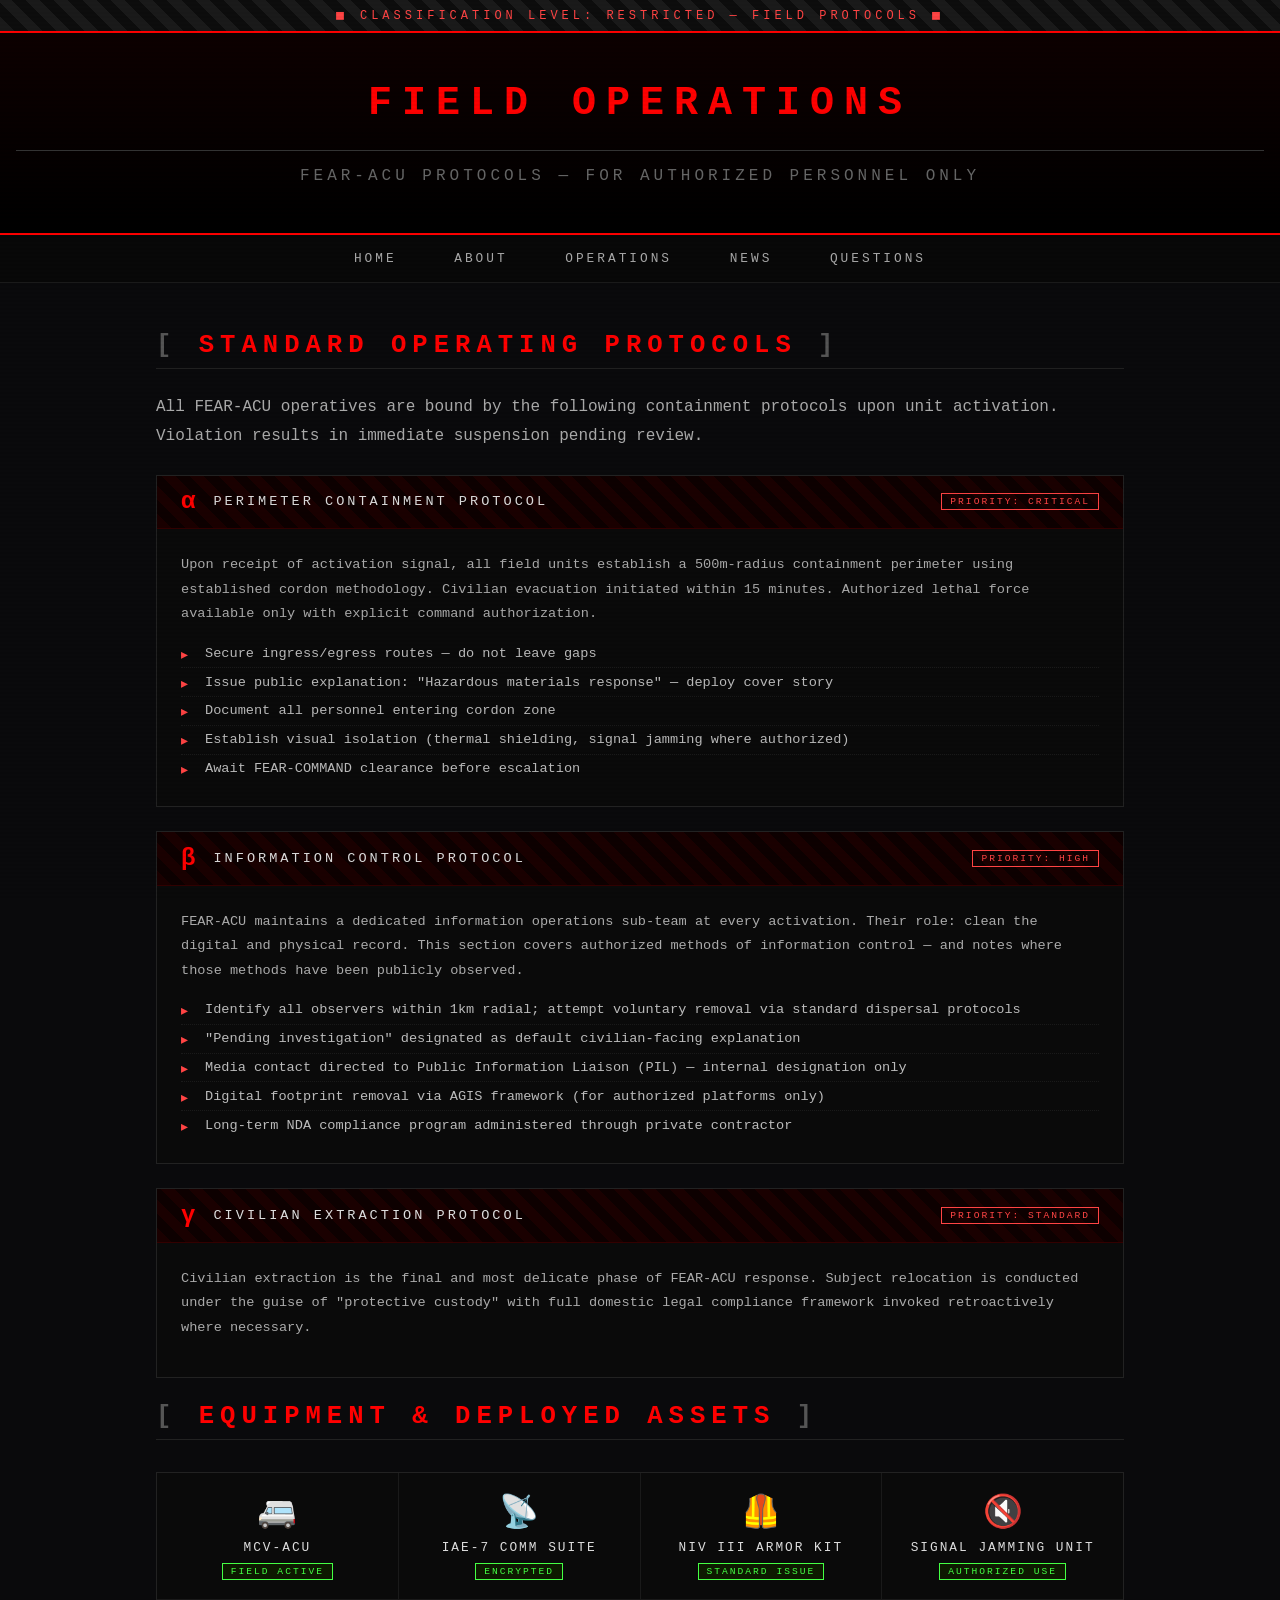
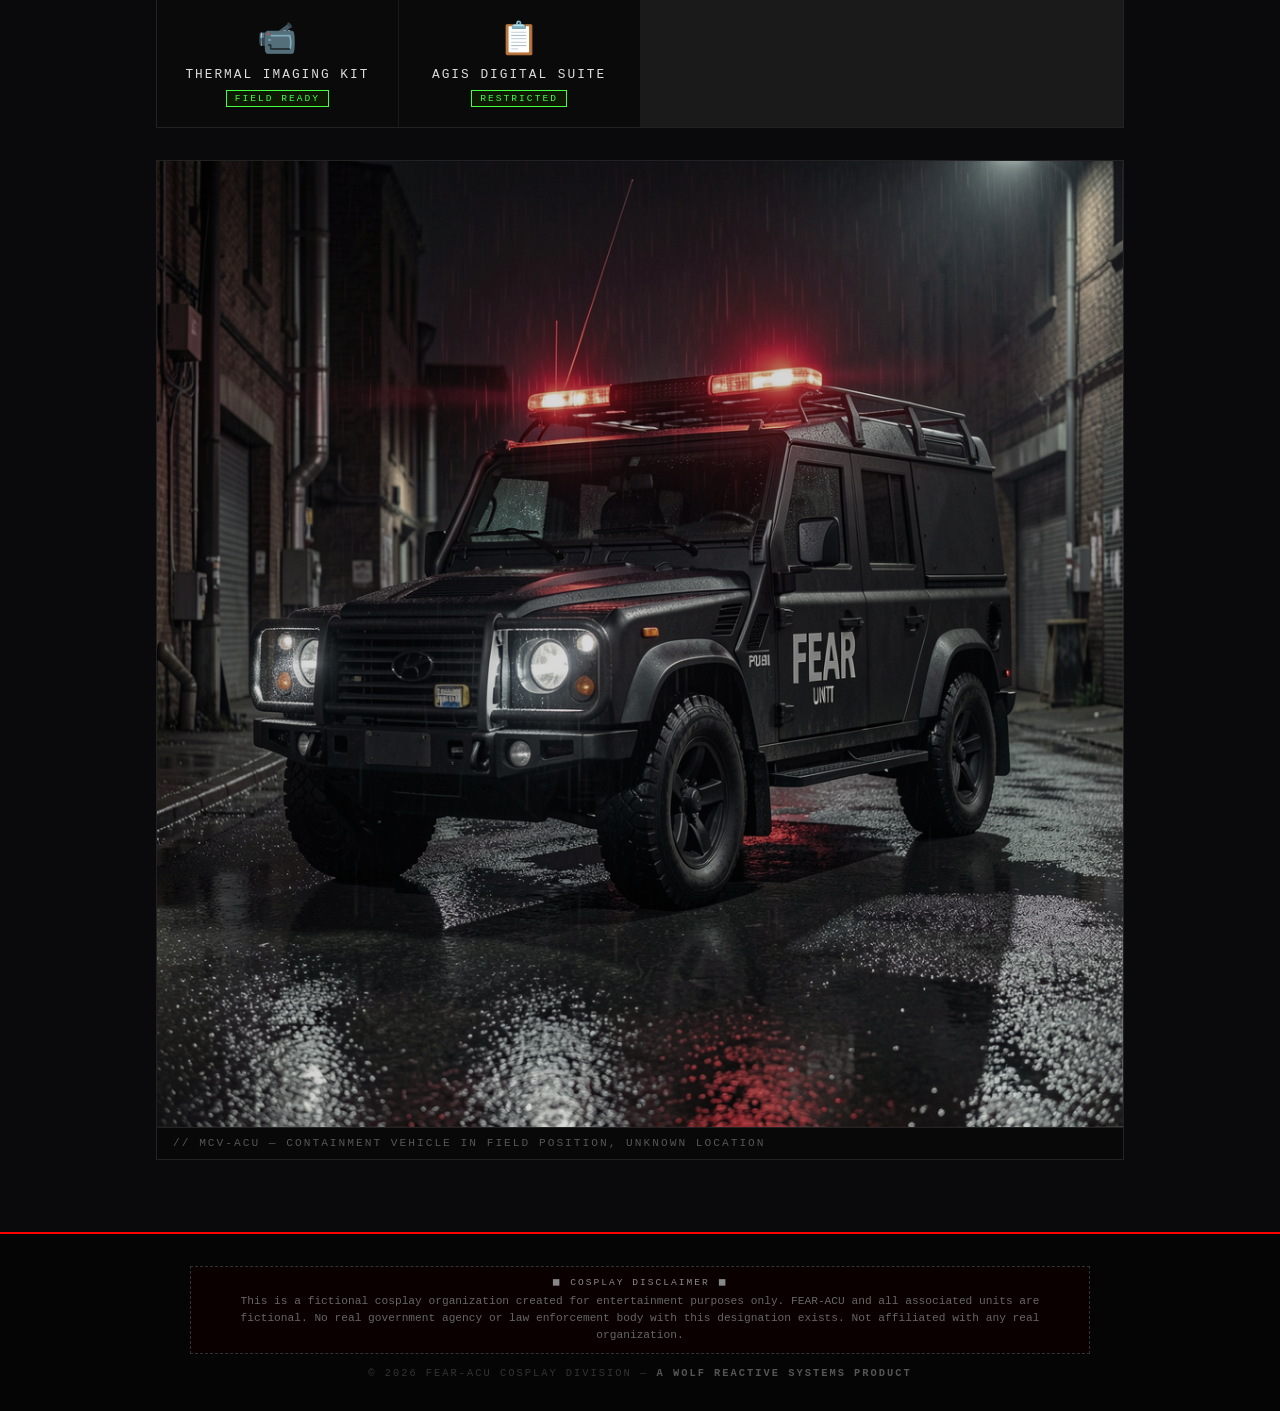
<file: operations.html>
<!DOCTYPE html>
<html lang="en">
<head>
    <meta charset="UTF-8">
    <meta name="viewport" content="width=device-width, initial-scale=1.0">
    <title>Operations | FEAR-ACU — Field Protocols</title>
    <link rel="stylesheet" href="style.css">
    <style>
        .ops-hero {
            background: linear-gradient(180deg, #0d0000 0%, #000 100%);
            border-bottom: 2px solid #ff0000;
            padding: 3rem 1rem;
            text-align: center;
        }
        .ops-hero h1 { font-size: 2.5rem; color: #ff0000; letter-spacing: 10px; text-transform: uppercase; }

        .protocol {
            background: #0a0a0a;
            border: 1px solid #222;
            margin: 1.5rem 0;
            overflow: hidden;
        }
        .protocol-header {
            background: repeating-linear-gradient(45deg, #1a0000, #1a0000 10px, #0d0000 10px, #0d0000 20px);
            padding: 0.8rem 1.5rem;
            display: flex;
            align-items: center;
            gap: 1rem;
            border-bottom: 1px solid #330000;
            cursor: pointer;
        }
        .protocol-num { color: #ff0000; font-size: 1.5rem; font-weight: bold; letter-spacing: 2px; }
        .protocol-title { color: #ddd; letter-spacing: 3px; text-transform: uppercase; font-size: 0.85rem; }
        .protocol-class {
            margin-left: auto;
            font-size: 0.6rem;
            padding: 2px 8px;
            border: 1px solid #ff4444;
            color: #ff4444;
            letter-spacing: 2px;
        }
        .protocol-body { padding: 1.5rem; }
        .protocol-body p { color: #aaa; font-size: 0.85rem; line-height: 1.8; margin-bottom: 0.8rem; }
        .step-list { list-style: none; padding-left: 0; }
        .step-list li {
            padding: 0.4rem 0 0.4rem 1.5rem;
            border-bottom: 1px dotted #1a1a1a;
            color: #bbb;
            font-size: 0.85rem;
            position: relative;
        }
        .step-list li::before { content: '▸'; position: absolute; left: 0; color: #ff4444; }
        .step-list li:last-child { border-bottom: none; }

        .equipment-grid {
            display: grid;
            grid-template-columns: repeat(auto-fit, minmax(220px, 1fr));
            gap: 1px;
            background: #1a1a1a;
            border: 1px solid #222;
            margin: 2rem 0;
        }
        .equip-item {
            background: #0a0a0a;
            padding: 1.2rem;
            text-align: center;
        }
        .equip-icon { font-size: 2rem; margin-bottom: 0.5rem; }
        .equip-name { color: #ddd; font-size: 0.8rem; letter-spacing: 2px; text-transform: uppercase; }
        .equip-status {
            display: inline-block;
            margin-top: 0.5rem;
            font-size: 0.6rem;
            letter-spacing: 2px;
            padding: 2px 8px;
            background: #0d1a00;
            color: #44ff44;
            border: 1px solid #44ff44;
        }
    </style>
</head>
<body>
    <div class="classified-bar">◼ CLASSIFICATION LEVEL: RESTRICTED — FIELD PROTOCOLS ◼</div>

    <div class="ops-hero">
        <h1>Field Operations</h1>
        <div class="hero-unit-type">FEAR-ACU PROTOCOLS — FOR AUTHORIZED PERSONNEL ONLY</div>
    </div>

        <nav>
        <ul>
            <li><a href="index.html">Home</a></li>
            <li><a href="about.html">About</a></li>
            <li><a href="operations.html">Operations</a></li>
            <li><a href="https://fearacu-news-wire.netlify.app/">News</a></li>
            <li><a href="questions.html">Questions</a></li>
        </ul>
    </nav>

    <section>
        <h2>Standard Operating Protocols</h2>
        <p>All FEAR-ACU operatives are bound by the following containment protocols upon unit activation. Violation results in immediate suspension pending review.</p>

        <div class="protocol">
            <div class="protocol-header">
                <span class="protocol-num">α</span>
                <span class="protocol-title">Perimeter Containment Protocol</span>
                <span class="protocol-class">PRIORITY: CRITICAL</span>
            </div>
            <div class="protocol-body">
                <p>Upon receipt of activation signal, all field units establish a 500m-radius containment perimeter using established cordon methodology. Civilian evacuation initiated within 15 minutes. Authorized lethal force available only with explicit command authorization.</p>
                <ul class="step-list">
                    <li>Secure ingress/egress routes — do not leave gaps</li>
                    <li>Issue public explanation: "Hazardous materials response" — deploy cover story</li>
                    <li>Document all personnel entering cordon zone</li>
                    <li>Establish visual isolation (thermal shielding, signal jamming where authorized)</li>
                    <li>Await FEAR-COMMAND clearance before escalation</li>
                </ul>
            </div>
        </div>

        <div class="protocol">
            <div class="protocol-header">
                <span class="protocol-num">β</span>
                <span class="protocol-title">Information Control Protocol</span>
                <span class="protocol-class">PRIORITY: HIGH</span>
            </div>
            <div class="protocol-body">
                <p>FEAR-ACU maintains a dedicated information operations sub-team at every activation. Their role: clean the digital and physical record. This section covers authorized methods of information control — and notes where those methods have been publicly observed.</p>
                <ul class="step-list">
                    <li>Identify all observers within 1km radial; attempt voluntary removal via standard dispersal protocols</li>
                    <li>"Pending investigation" designated as default civilian-facing explanation</li>
                    <li>Media contact directed to Public Information Liaison (PIL) — internal designation only</li>
                    <li>Digital footprint removal via AGIS framework (for authorized platforms only)</li>
                    <li>Long-term NDA compliance program administered through private contractor</li>
                </ul>
            </div>
        </div>

        <div class="protocol">
            <div class="protocol-header">
                <span class="protocol-num">γ</span>
                <span class="protocol-title">Civilian Extraction Protocol</span>
                <span class="protocol-class">PRIORITY: STANDARD</span>
            </div>
            <div class="protocol-body">
                <p>Civilian extraction is the final and most delicate phase of FEAR-ACU response. Subject relocation is conducted under the guise of "protective custody" with full domestic legal compliance framework invoked retroactively where necessary.</p>
            </div>
        </div>

        <h2>Equipment &amp; Deployed Assets</h2>
        <div class="equipment-grid">
            <div class="equip-item">
                <div class="equip-icon">🚐</div>
                <div class="equip-name">MCV-ACU</div>
                <div class="equip-status">FIELD ACTIVE</div>
            </div>
            <div class="equip-item">
                <div class="equip-icon">📡</div>
                <div class="equip-name">IAE-7 Comm Suite</div>
                <div class="equip-status">ENCRYPTED</div>
            </div>
            <div class="equip-item">
                <div class="equip-icon">🦺</div>
                <div class="equip-name">NIV III Armor Kit</div>
                <div class="equip-status">STANDARD ISSUE</div>
            </div>
            <div class="equip-item">
                <div class="equip-icon">🔇</div>
                <div class="equip-name">Signal Jamming Unit</div>
                <div class="equip-status">AUTHORIZED USE</div>
            </div>
            <div class="equip-item">
                <div class="equip-icon">📹</div>
                <div class="equip-name">Thermal Imaging Kit</div>
                <div class="equip-status">FIELD READY</div>
            </div>
            <div class="equip-item">
                <div class="equip-icon">📋</div>
                <div class="equip-name">AGIS Digital Suite</div>
                <div class="equip-status">RESTRICTED</div>
            </div>
        </div>

        <div class="img-block">
            <img src="images/vehicle.png" alt="MCV-ACU in field position">
            <div class="img-caption">// MCV-ACU — CONTAINMENT VEHICLE IN FIELD POSITION, UNKNOWN LOCATION</div>
        </div>

    </section>

    <footer>
        <div class="disclaimer">
            <div class="disclaimer-label">◼ Cosplay Disclaimer ◼</div>
            <p>This is a fictional cosplay organization created for entertainment purposes only. FEAR-ACU and all associated units are fictional. No real government agency or law enforcement body with this designation exists. Not affiliated with any real organization.</p>
        </div>
        <div class="corp-info">© 2026 FEAR-ACU COSPLAY DIVISION — <b>A WOLF REACTIVE SYSTEMS PRODUCT</b></div>
    </footer>
    <script>
        document.head.insertAdjacentHTML('beforeend', `<style>
            body::after{content:'';position:fixed;top:0;left:0;right:0;bottom:0;
            background:repeating-linear-gradient(0deg,transparent,transparent 2px,rgba(0,0,0,0.03) 2px,rgba(0,0,0,0.03) 4px);
            pointer-events:none;z-index:9999;}
        </style>`);
    </script>
</body>
</html>
</file>
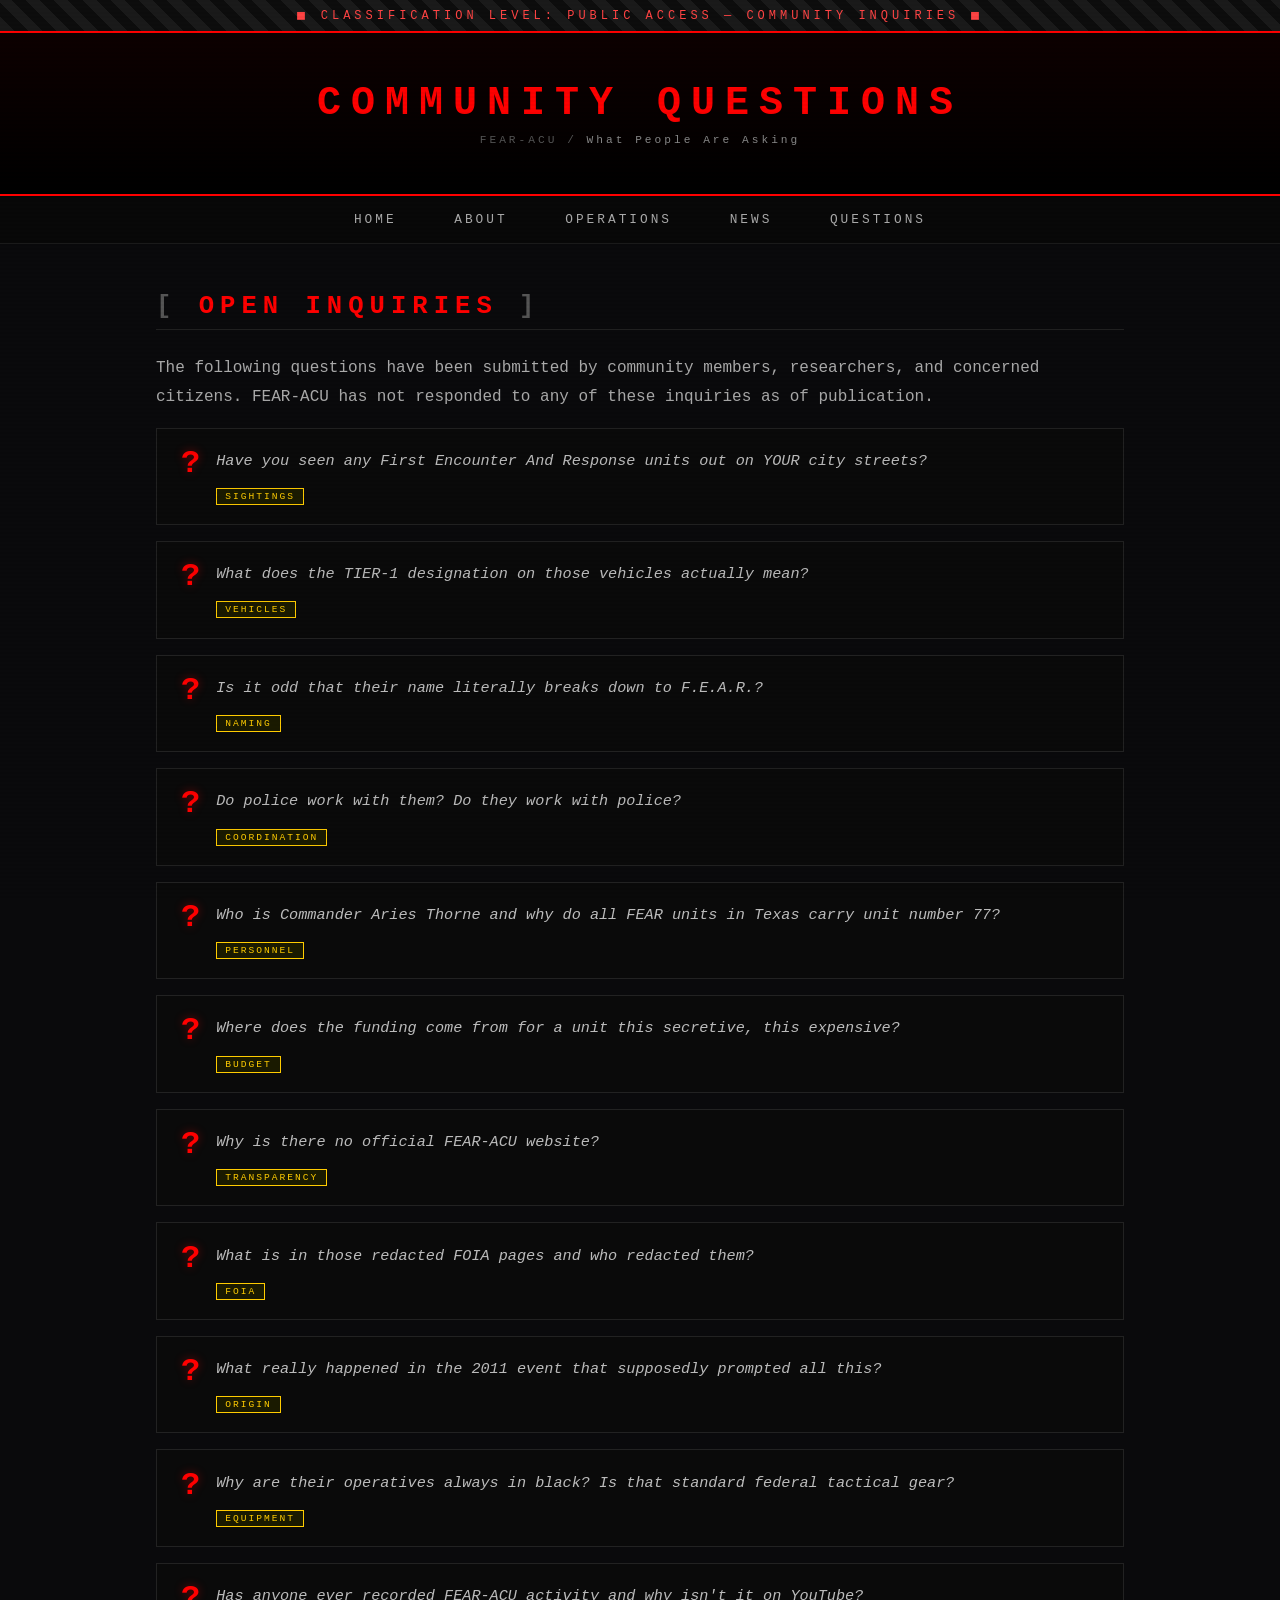
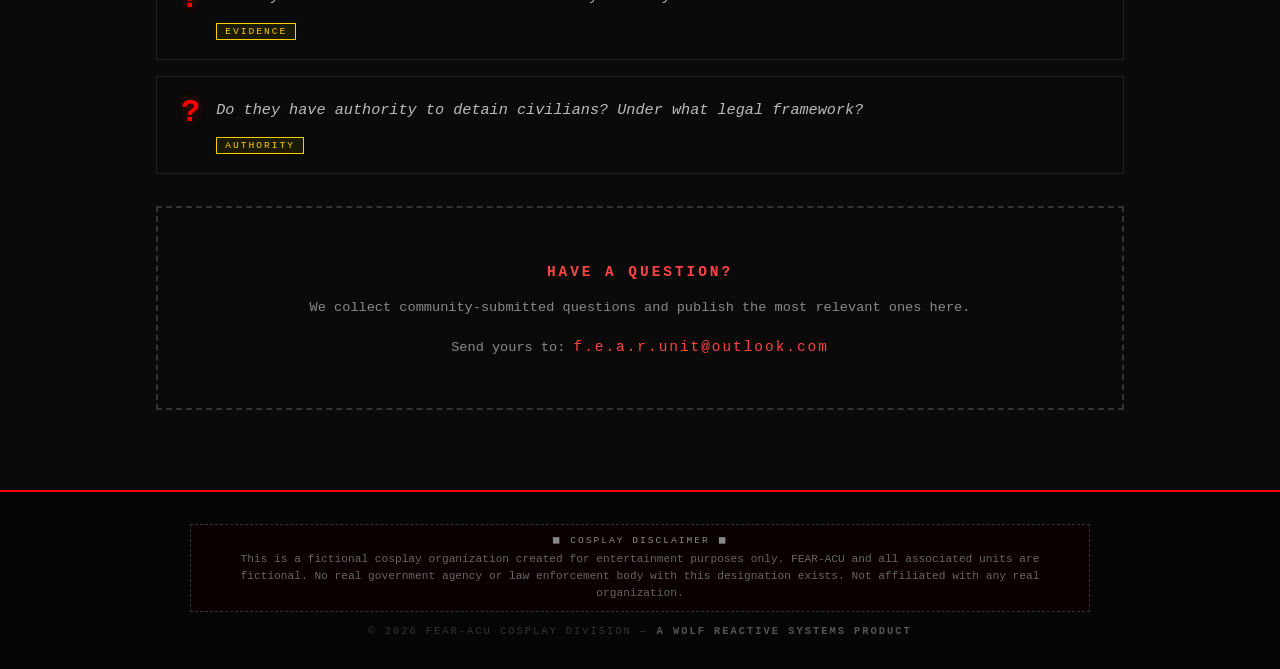
<file: questions.html>
<!DOCTYPE html>
<html lang="en">
<head>
    <meta charset="UTF-8">
    <meta name="viewport" content="width=device-width, initial-scale=1.0">
    <title>Questions | FEAR-ACU — What the Community Is Asking</title>
    <link rel="stylesheet" href="style.css">
    <style>
        .questions-hero {
            background: linear-gradient(180deg, #0d0000 0%, #000 100%);
            border-bottom: 2px solid #ff0000;
            padding: 3rem 1rem;
            text-align: center;
        }
        .questions-hero h1 {
            font-size: 2.5rem;
            color: #ff0000;
            letter-spacing: 10px;
            text-transform: uppercase;
        }
        .questions-hero .breadcrumb {
            font-size: 0.7rem;
            color: #555;
            letter-spacing: 3px;
            margin-top: 0.5rem;
        }
        .questions-hero .breadcrumb span { color: #888; }

        .question-block {
            background: #0a0a0a;
            border: 1px solid #222;
            margin: 1rem 0;
            padding: 1.2rem 1.5rem;
            display: flex;
            align-items: flex-start;
            gap: 1rem;
            transition: background 0.3s;
        }
        .question-block:hover { background: #0d0000; }
        .q-mark {
            color: #ff0000;
            font-size: 2rem;
            font-weight: bold;
            flex-shrink: 0;
            line-height: 1;
            text-shadow: 0 0 10px rgba(255,0,0,0.4);
        }
        .q-text {
            color: #bbb;
            font-size: 0.95rem;
            line-height: 1.8;
            font-style: italic;
        }
        .q-tag {
            display: inline-block;
            margin-top: 0.8rem;
            font-size: 0.6rem;
            letter-spacing: 2px;
            text-transform: uppercase;
            padding: 2px 8px;
            background: #1a1a00;
            color: #ffcc00;
            border: 1px solid #ffcc00;
        }

        .submit-box {
            background: #0a0a0a;
            border: 2px dashed #333;
            padding: 2rem;
            margin: 2rem 0;
            text-align: center;
        }
        .submit-box:hover { border-color: #ff0000; }
        .submit-box h3 {
            color: #ff4444;
            letter-spacing: 3px;
            text-transform: uppercase;
            margin-bottom: 1rem;
            font-size: 0.9rem;
        }
        .submit-box p {
            color: #888;
            font-size: 0.85rem;
            line-height: 1.7;
        }
        .submit-box a {
            color: #ff4444;
            letter-spacing: 2px;
            text-decoration: none;
            font-size: 0.9rem;
        }
        .submit-box a:hover { text-decoration: underline; }
    </style>
</head>
<body>
    <div class="classified-bar">◼ CLASSIFICATION LEVEL: PUBLIC ACCESS — COMMUNITY INQUIRIES ◼</div>

    <div class="questions-hero">
        <h1>Community Questions</h1>
        <div class="breadcrumb">FEAR-ACU / <span>What People Are Asking</span></div>
    </div>

        <nav>
        <ul>
            <li><a href="index.html">Home</a></li>
            <li><a href="about.html">About</a></li>
            <li><a href="operations.html">Operations</a></li>
            <li><a href="https://fearacu-news-wire.netlify.app/">News</a></li>
            <li><a href="questions.html">Questions</a></li>
        </ul>
    </nav>

    <section>
        <h2>Open Inquiries</h2>
        <p>The following questions have been submitted by community members, researchers, and concerned citizens. FEAR-ACU has not responded to any of these inquiries as of publication.</p>

        <div class="question-block">
            <span class="q-mark">?</span>
            <div>
                <div class="q-text">Have you seen any First Encounter And Response units out on YOUR city streets?</div>
                <span class="q-tag">SIGHTINGS</span>
            </div>
        </div>

        <div class="question-block">
            <span class="q-mark">?</span>
            <div>
                <div class="q-text">What does the TIER-1 designation on those vehicles actually mean?</div>
                <span class="q-tag">VEHICLES</span>
            </div>
        </div>

        <div class="question-block">
            <span class="q-mark">?</span>
            <div>
                <div class="q-text">Is it odd that their name literally breaks down to F.E.A.R.?</div>
                <span class="q-tag">NAMING</span>
            </div>
        </div>

        <div class="question-block">
            <span class="q-mark">?</span>
            <div>
                <div class="q-text">Do police work with them? Do they work with police?</div>
                <span class="q-tag">COORDINATION</span>
            </div>
        </div>

        <div class="question-block">
            <span class="q-mark">?</span>
            <div>
                <div class="q-text">Who is Commander Aries Thorne and why do all FEAR units in Texas carry unit number 77?</div>
                <span class="q-tag">PERSONNEL</span>
            </div>
        </div>

        <div class="question-block">
            <span class="q-mark">?</span>
            <div>
                <div class="q-text">Where does the funding come from for a unit this secretive, this expensive?</div>
                <span class="q-tag">BUDGET</span>
            </div>
        </div>

        <div class="question-block">
            <span class="q-mark">?</span>
            <div>
                <div class="q-text">Why is there no official FEAR-ACU website?</div>
                <span class="q-tag">TRANSPARENCY</span>
            </div>
        </div>

        <div class="question-block">
            <span class="q-mark">?</span>
            <div>
                <div class="q-text">What is in those redacted FOIA pages and who redacted them?</div>
                <span class="q-tag">FOIA</span>
            </div>
        </div>

        <div class="question-block">
            <span class="q-mark">?</span>
            <div>
                <div class="q-text">What really happened in the 2011 event that supposedly prompted all this?</div>
                <span class="q-tag">ORIGIN</span>
            </div>
        </div>

        <div class="question-block">
            <span class="q-mark">?</span>
            <div>
                <div class="q-text">Why are their operatives always in black? Is that standard federal tactical gear?</div>
                <span class="q-tag">EQUIPMENT</span>
            </div>
        </div>

        <div class="question-block">
            <span class="q-mark">?</span>
            <div>
                <div class="q-text">Has anyone ever recorded FEAR-ACU activity and why isn't it on YouTube?</div>
                <span class="q-tag">EVIDENCE</span>
            </div>
        </div>

        <div class="question-block">
            <span class="q-mark">?</span>
            <div>
                <div class="q-text">Do they have authority to detain civilians? Under what legal framework?</div>
                <span class="q-tag">AUTHORITY</span>
            </div>
        </div>

        <div class="submit-box">
            <h3>Have a question?</h3>
            <p>We collect community-submitted questions and publish the most relevant ones here.</p>
            <p>Send yours to: <a href="mailto:f.e.a.r.unit@outlook.com">f.e.a.r.unit@outlook.com</a></p>
        </div>
    </section>

    <footer>
        <div class="disclaimer">
            <div class="disclaimer-label">◼ Cosplay Disclaimer ◼</div>
            <p>This is a fictional cosplay organization created for entertainment purposes only. FEAR-ACU and all associated units are fictional. No real government agency or law enforcement body with this designation exists. Not affiliated with any real organization.</p>
        </div>
        <div class="corp-info">© 2026 FEAR-ACU COSPLAY DIVISION — <b>A WOLF REACTIVE SYSTEMS PRODUCT</b></div>
    </footer>

    <script>
        document.head.insertAdjacentHTML('beforeend', '<style>body::after{content:"";position:fixed;top:0;left:0;right:0;bottom:0;background:repeating-linear-gradient(0deg,transparent,transparent 2px,rgba(0,0,0,0.03) 2px,rgba(0,0,0,0.03) 4px);pointer-events:none;z-index:9999;}</style>');
    </script>
</body>
</html>
</file>
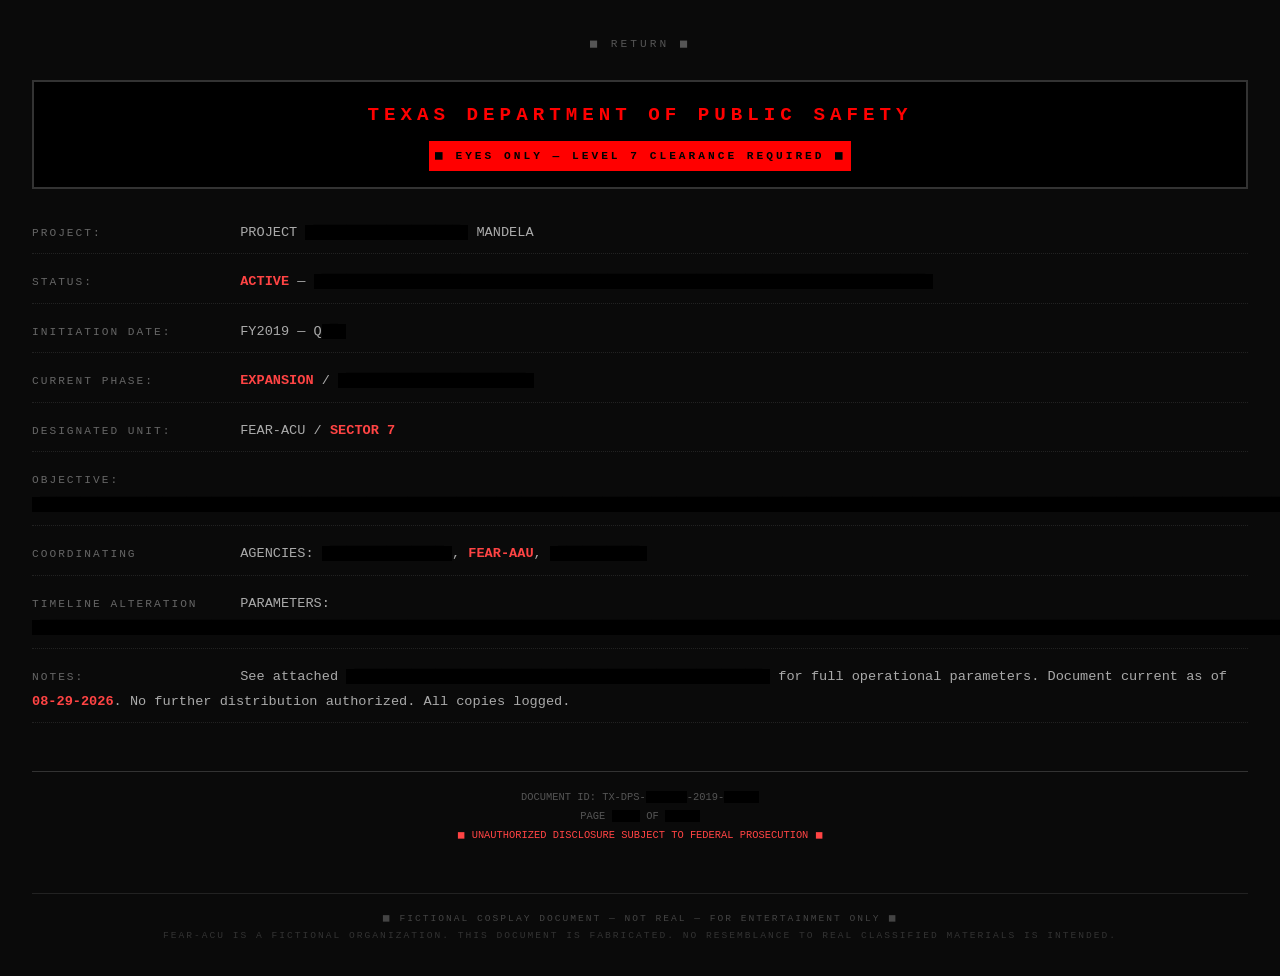
<file: redacted-document.html>
<!DOCTYPE html>
<html lang="en">
<head>
    <meta charset="UTF-8">
    <meta name="viewport" content="width=device-width, initial-scale=1.0">
    <title>[ REDACTED ] — TEXAS DPS CLASSIFIED</title>
    <style>
        * { margin: 0; padding: 0; box-sizing: border-box; }
        body {
            background: #0a0a0a;
            color: #888;
            font-family: 'Courier New', monospace;
            padding: 2rem;
            font-size: 0.85rem;
            line-height: 1.8;
        }
        .doc-header {
            border: 2px solid #333;
            padding: 1rem;
            margin-bottom: 2rem;
            text-align: center;
            background: #000;
        }
        .doc-header h1 {
            color: #ff0000;
            font-size: 1.2rem;
            letter-spacing: 5px;
            margin-bottom: 0.5rem;
        }
        .classification {
            background: #ff0000;
            color: #000;
            padding: 0.3rem;
            font-weight: bold;
            letter-spacing: 3px;
            font-size: 0.7rem;
            display: inline-block;
        }
        .redacted {
            background: #000;
            color: #000;
            padding: 0 0.5rem;
            user-select: none;
            cursor: not-allowed;
        }
        .field {
            margin: 1rem 0;
            border-bottom: 1px dotted #222;
            padding-bottom: 0.5rem;
        }
        .field-label {
            color: #666;
            font-size: 0.7rem;
            letter-spacing: 2px;
            text-transform: uppercase;
            display: inline-block;
            width: 200px;
        }
        .field-value {
            color: #aaa;
        }
        .partial {
            color: #ff4444;
            font-weight: bold;
        }
        .footer {
            margin-top: 3rem;
            border-top: 1px solid #333;
            padding-top: 1rem;
            text-align: center;
            font-size: 0.65rem;
            color: #555;
        }
    </style>
</head>
<body>
    <div style="text-align:center;margin-bottom:1.5rem;">
        <a href="index.html" style="color:#555;text-decoration:none;font-size:0.7rem;letter-spacing:3px;text-transform:uppercase;transition:color 0.3s;" onmouseover="this.style.color='#ff4444'" onmouseout="this.style.color='#555'">◼ RETURN ◼</a>
    </div>
    <div class="doc-header">
        <h1>TEXAS DEPARTMENT OF PUBLIC SAFETY</h1>
        <div class="classification">◼ EYES ONLY — LEVEL 7 CLEARANCE REQUIRED ◼</div>
    </div>

    <div class="field">
        <span class="field-label">PROJECT:</span>
        <span class="field-value">PROJECT <span class="redacted">██████████████████</span> MANDELA</span>
    </div>

    <div class="field">
        <span class="field-label">STATUS:</span>
        <span class="field-value"><span class="partial">ACTIVE</span> — <span class="redacted">██████████████████████████████████████████████████████████████████████████</span></span>
    </div>

    <div class="field">
        <span class="field-label">INITIATION DATE:</span>
        <span class="field-value">FY2019 — Q<span class="redacted">█</span></span>
    </div>

    <div class="field">
        <span class="field-label">CURRENT PHASE:</span>
        <span class="field-value"><span class="partial">EXPANSION</span> / <span class="redacted">██████████████████████</span></span>
    </div>

    <div class="field">
        <span class="field-label">DESIGNATED UNIT:</span>
        <span class="field-value">FEAR-ACU / <span class="partial">SECTOR 7</span></span>
    </div>

    <div class="field">
        <span class="field-label">OBJECTIVE:</span>
        <span class="field-value"><span class="redacted">████████████████████████████████████████████████████████████████████████████████████████████████████████████████████████████████████████████████████████</span></span>
    </div>

    <div class="field">
        <span class="field-label">COORDINATING</span>
        <span class="field-value">AGENCIES: <span class="redacted">██████████████</span>, <span class="partial">FEAR-AAU</span>, <span class="redacted">██████████</span></span>
    </div>

    <div class="field">
        <span class="field-label">TIMELINE ALTERATION</span>
        <span class="field-value">PARAMETERS: <span class="redacted">████████████████████████████████████████████████████████████████████████████████████████████████████████████████████████████████████████████████████████</span></span>
    </div>

    <div class="field">
        <span class="field-label">NOTES:</span>
        <span class="field-value">See attached <span class="redacted">██████████████████████████████████████████████████</span> for full operational parameters. Document current as of <span class="partial">08-29-2026</span>. No further distribution authorized. All copies logged.</span>
    </div>

    <div class="footer">
        DOCUMENT ID: TX-DPS-<span class="redacted">████</span>-2019-<span class="redacted">███</span><br>
        PAGE <span class="redacted">██</span> OF <span class="redacted">███</span><br>
        <span style="color:#ff4444;">◼ UNAUTHORIZED DISCLOSURE SUBJECT TO FEDERAL PROSECUTION ◼</span>
    </div>
    <div style="margin-top:3rem;border-top:1px solid #222;padding-top:1rem;text-align:center;">
        <p style="font-size:0.6rem;color:#444;letter-spacing:2px;text-transform:uppercase;margin:0;">
            ◼ FICTIONAL COSPLAY DOCUMENT — NOT REAL — FOR ENTERTAINMENT ONLY ◼<br>
            <span style="color:#333;">FEAR-ACU is a fictional organization. This document is fabricated. No resemblance to real classified materials is intended.</span>
        </p>
    </div>
</body>
</html>
</file>
<file: style.css>
* { margin: 0; padding: 0; box-sizing: border-box; }

        body {
            background: #0a0a0c;
            color: #c8c8c8;
            font-family: 'Courier New', Courier, monospace;
            min-height: 100vh;
        }

        /* CLASSIFIED BAR */
        .classified-bar {
            background: repeating-linear-gradient(
                45deg,
                #1a1a1a,
                #1a1a1a 10px,
                #0d0d0d 10px,
                #0d0d0d 20px
            );
            text-align: center;
            padding: 8px;
            border-bottom: 2px solid #ff0000;
            font-size: 0.75rem;
            letter-spacing: 4px;
            color: #ff4444;
            text-transform: uppercase;
            animation: blink-bar 3s infinite;
        }
        @keyframes blink-bar {
            0%, 90%, 100% { opacity: 1; }
            95% { opacity: 0.4; }
        }

        /* HEADER */
        header {
            background: linear-gradient(180deg, #0d0d0d 0%, #000 100%);
            border-bottom: 1px solid #222;
            padding: 2rem 1rem;
            text-align: center;
            position: relative;
            overflow: hidden;
        }
        header::before {
            content: '▌▌▌▌▌▌';
            position: absolute;
            top: 0;
            left: 0;
            right: 0;
            color: #ff0000;
            font-size: 0.6rem;
            letter-spacing: 4px;
            line-height: 1.2rem;
            opacity: 0.3;
        }
        .logo {
            display: flex;
            flex-direction: column;
            align-items: center;
            gap: 1rem;
        }
        .logo-img {
            width: 140px;
            height: 140px;
            border: 2px solid #ff0000;
            image-rendering: auto;
        }
        .logo-text {
            font-size: 2.8rem;
            font-weight: bold;
            color: #ff0000;
            letter-spacing: 8px;
            text-shadow: 0 0 20px rgba(255,0,0,0.5), 0 0 40px rgba(255,0,0,0.3);
            line-height: 1.1;
        }
        .logo-subtitle {
            font-size: 0.9rem;
            color: #888;
            letter-spacing: 6px;
            margin-top: 0.5rem;
        }
        .status-badge {
            display: inline-block;
            margin-top: 1rem;
            padding: 4px 16px;
            border: 1px solid #ff0000;
            color: #ff0000;
            font-size: 0.7rem;
            letter-spacing: 3px;
            background: rgba(255,0,0,0.05);
        }
        .status-dot {
            display: inline-block;
            width: 8px;
            height: 8px;
            background: #ff0000;
            border-radius: 50%;
            margin-right: 8px;
            animation: pulse-dot 1.5s infinite;
        }
        @keyframes pulse-dot {
            0%, 100% { opacity: 1; box-shadow: 0 0 6px #ff0000; }
            50% { opacity: 0.3; box-shadow: 0 0 2px #ff0000; }
        }

        /* NAVIGATION */
        nav {
            background: #080808;
            border-bottom: 1px solid #1a1a1a;
            padding: 0;
            position: sticky;
            top: 0;
            z-index: 100;
        }
        nav ul {
            list-style: none;
            display: flex;
            justify-content: center;
            flex-wrap: wrap;
        }
        nav li {
            position: relative;
        }
        nav a {
            display: block;
            padding: 1rem 1.8rem;
            color: #aaa;
            text-decoration: none;
            font-size: 0.8rem;
            letter-spacing: 3px;
            text-transform: uppercase;
            border-right: 1px solid #111;
            transition: all 0.2s;
        }
        nav a:hover, nav a.active {
            background: #ff0000;
            color: #000;
        }
        nav a:last-child { border-right: none; }

        /* SECTIONS */
        section {
            padding: 3rem 1rem;
            max-width: 1000px;
            margin: 0 auto;
        }
        h2 {
            color: #ff0000;
            font-size: 1.6rem;
            letter-spacing: 6px;
            text-transform: uppercase;
            border-bottom: 1px solid #222;
            padding-bottom: 0.5rem;
            margin-bottom: 1.5rem;
        }
        h2::before {
            content: '[ ';
            color: #555;
        }
        h2::after {
            content: ' ]';
            color: #555;
        }
        h3 {
            color: #ddd;
            letter-spacing: 2px;
            margin: 1.5rem 0 0.5rem;
            font-size: 1.1rem;
        }
        p {
            line-height: 1.8;
            margin-bottom: 1rem;
            color: #aaa;
        }

        /* HOME - SPLASH LAYOUT */
        #home {
            padding: 0;
        }
        .hero {
            position: relative;
            text-align: center;
            min-height: 70vh;
            display: flex;
            align-items: center;
            justify-content: center;
            flex-direction: column;
            padding: 3rem 1rem;
            background: radial-gradient(ellipse at center, #1a0000 0%, #000 70%);
            border-bottom: 2px solid #ff0000;
        }
        .hero-line {
            font-size: 0.75rem;
            letter-spacing: 8px;
            color: #ff4444;
            text-transform: uppercase;
            margin: 0.3rem 0;
        }
        .hero-title {
            font-size: 5rem;
            font-weight: bold;
            color: #ff0000;
            letter-spacing: 15px;
            text-shadow: 0 0 30px rgba(255,0,0,0.6), 0 0 60px rgba(255,0,0,0.3);
            margin: 1rem 0;
            line-height: 1;
        }
        .hero-sub {
            font-size: 1.6rem;
            color: #aaa;
            letter-spacing: 6px;
            margin: 0.5rem 0;
        }
        .hero-unit-type {
            font-size: 1rem;
            letter-spacing: 4px;
            color: #666;
            margin-top: 1.5rem;
            border-top: 1px solid #333;
            padding-top: 1rem;
        }
        .hero-unit-type span {
            color: #aaa;
        }

        /* MISSION BLOCK */
        .mission-block {
            background: #0a0a0a;
            border: 1px solid #222;
            padding: 2.5rem;
            margin: 2rem auto;
            max-width: 800px;
            position: relative;
        }
        .mission-block::before {
            content: '// OFFICIAL COMMAND BRIEFING';
            position: absolute;
            top: -10px;
            left: 20px;
            background: #0a0a0a;
            padding: 0 10px;
            color: #ff4444;
            font-size: 0.7rem;
            letter-spacing: 3px;
        }
        .mission-block p {
            color: #bbb;
            font-size: 1rem;
            line-height: 1.9;
        }

        /* HOME STAT STRIP */
        .stat-strip {
            display: grid;
            grid-template-columns: repeat(auto-fit, minmax(200px, 1fr));
            gap: 1px;
            background: #1a1a1a;
            border-top: 1px solid #222;
            border-bottom: 1px solid #222;
        }
        .stat-box {
            background: #0a0a0a;
            padding: 1.5rem;
            text-align: center;
        }
        .stat-num {
            font-size: 2rem;
            color: #ff0000;
            font-weight: bold;
            letter-spacing: 3px;
        }
        .stat-label {
            font-size: 0.65rem;
            color: #666;
            letter-spacing: 3px;
            text-transform: uppercase;
            margin-top: 0.3rem;
        }

        /* VEHICLE SHOWCASE */
        .vehicle-showcase {
            display: grid;
            grid-template-columns: 1fr 1fr;
            align-items: center;
            gap: 2rem;
            border: 1px solid #222;
            padding: 2rem;
            margin: 2rem 0;
            background: #0a0a0a;
        }
        .vehicle-img {
            width: 100%;
            border: 1px solid #222;
            display: block;
        }
        .vehicle-specs h3 {
            color: #ff4444;
            letter-spacing: 3px;
            margin-bottom: 1rem;
        }
        .spec-row {
            display: flex;
            justify-content: space-between;
            border-bottom: 1px dotted #222;
            padding: 0.4rem 0;
            font-size: 0.85rem;
        }
        .spec-key { color: #666; letter-spacing: 2px; text-transform: uppercase; }
        .spec-val { color: #ccc; }

        /* IMAGE BLOCKS */
        .img-block {
            border: 1px solid #222;
            margin: 1.5rem 0;
            overflow: hidden;
        }
        .img-block img {
            width: 100%;
            display: block;
            opacity: 0.85;
            transition: opacity 0.3s;
            filter: saturate(0.7);
        }
        .img-block:hover img { opacity: 1; filter: saturate(1); }
        .img-caption {
            background: #080808;
            padding: 0.6rem 1rem;
            font-size: 0.7rem;
            color: #555;
            letter-spacing: 2px;
            text-transform: uppercase;
            border-top: 1px solid #222;
        }

        /* ABOUT - TEAM GRID */
        .team-grid {
            display: grid;
            grid-template-columns: repeat(auto-fit, minmax(240px, 1fr));
            gap: 1px;
            background: #1a1a1a;
            border: 1px solid #222;
            margin: 2rem 0;
        }
        .team-card {
            background: #0a0a0a;
            padding: 1.5rem;
            text-align: center;
            transition: background 0.3s;
        }
        .team-card:hover { background: #0d0000; }
        .team-card img {
            width: 150px;
            height: 150px;
            object-fit: cover;
            border: 2px solid #222;
            margin-bottom: 1rem;
            filter: grayscale(40%) contrast(1.1);
            display: block;
            margin: 0 auto 1rem;
        }
        .team-name {
            color: #ddd;
            font-size: 1rem;
            letter-spacing: 3px;
            text-transform: uppercase;
            margin-bottom: 0.3rem;
        }
        .team-rank {
            color: #ff4444;
            font-size: 0.7rem;
            letter-spacing: 2px;
        }
        .team-role {
            color: #666;
            font-size: 0.75rem;
            margin-top: 0.5rem;
            line-height: 1.5;
        }

        /* NEWS GRID */
        .news-grid {
            display: grid;
            grid-template-columns: repeat(auto-fit, minmax(300px, 1fr));
            gap: 1px;
            background: #1a1a1a;
            border: 1px solid #222;
        }
        .news-card {
            background: #0a0a0a;
            padding: 1.5rem;
            border-bottom: 1px solid #1a1a1a;
        }
        .news-tag {
            background: #ff0000;
            color: #000;
            padding: 2px 8px;
            font-size: 0.6rem;
            letter-spacing: 2px;
            text-transform: uppercase;
            display: inline-block;
            margin-bottom: 0.8rem;
            font-weight: bold;
        }
        .news-card h3 {
            color: #ddd;
            font-size: 0.95rem;
            letter-spacing: 1px;
            margin-bottom: 0.5rem;
            line-height: 1.4;
        }
        .news-card p {
            color: #888;
            font-size: 0.8rem;
            line-height: 1.7;
        }
        .news-date {
            color: #444;
            font-size: 0.65rem;
            letter-spacing: 2px;
            margin-top: 1rem;
        }

        /* QUESTIONS SECTION */
        .question-list {
            border: 1px solid #222;
            background: #0a0a0a;
        }
        .question-item {
            padding: 1.2rem 1.5rem;
            border-bottom: 1px solid #1a1a1a;
            display: flex;
            align-items: flex-start;
            gap: 1rem;
        }
        .question-item:last-child { border-bottom: none; }
        .q-mark {
            color: #ff0000;
            font-size: 1.5rem;
            font-weight: bold;
            flex-shrink: 0;
            line-height: 1;
        }
        .q-text {
            color: #bbb;
            font-size: 0.9rem;
            line-height: 1.7;
            font-style: italic;
        }

        /* CONTACT */
        .contact-box {
            border: 1px solid #222;
            padding: 2rem;
            background: #0a0a0a;
            text-align: center;
        }
        .contact-box a {
            color: #ff4444;
            letter-spacing: 2px;
        }

        /* FOOTER + DISCLAIMER */
        footer {
            background: #050505;
            border-top: 2px solid #ff0000;
            padding: 2rem 1rem;
            text-align: center;
        }
        .disclaimer {
            background: #0a0000;
            border: 1px dashed #333;
            padding: 0.6rem 1rem;
            margin: 0 auto 0.8rem;
            max-width: 900px;
        }
        .disclaimer-label {
            color: #888;
            font-size: 0.6rem;
            letter-spacing: 2px;
            text-transform: uppercase;
            margin-bottom: 0.3rem;
        }
        .disclaimer p {
            color: #666;
            font-size: 0.7rem;
            line-height: 1.5;
            margin: 0;
        }
        .corp-info {
            color: #333;
            font-size: 0.65rem;
            letter-spacing: 2px;
            text-transform: uppercase;
        }
        .corp-info b { color: #555; }

        /* MOBILE */
        @media (max-width: 600px) {
            .hero-title { font-size: 2.8rem; letter-spacing: 8px; }
            .hero-sub { font-size: 1.1rem; letter-spacing: 3px; }
            nav a { padding: 0.8rem 1rem; font-size: 0.7rem; letter-spacing: 1px; }
            .vehicle-showcase { grid-template-columns: 1fr; }
        }
</file>
